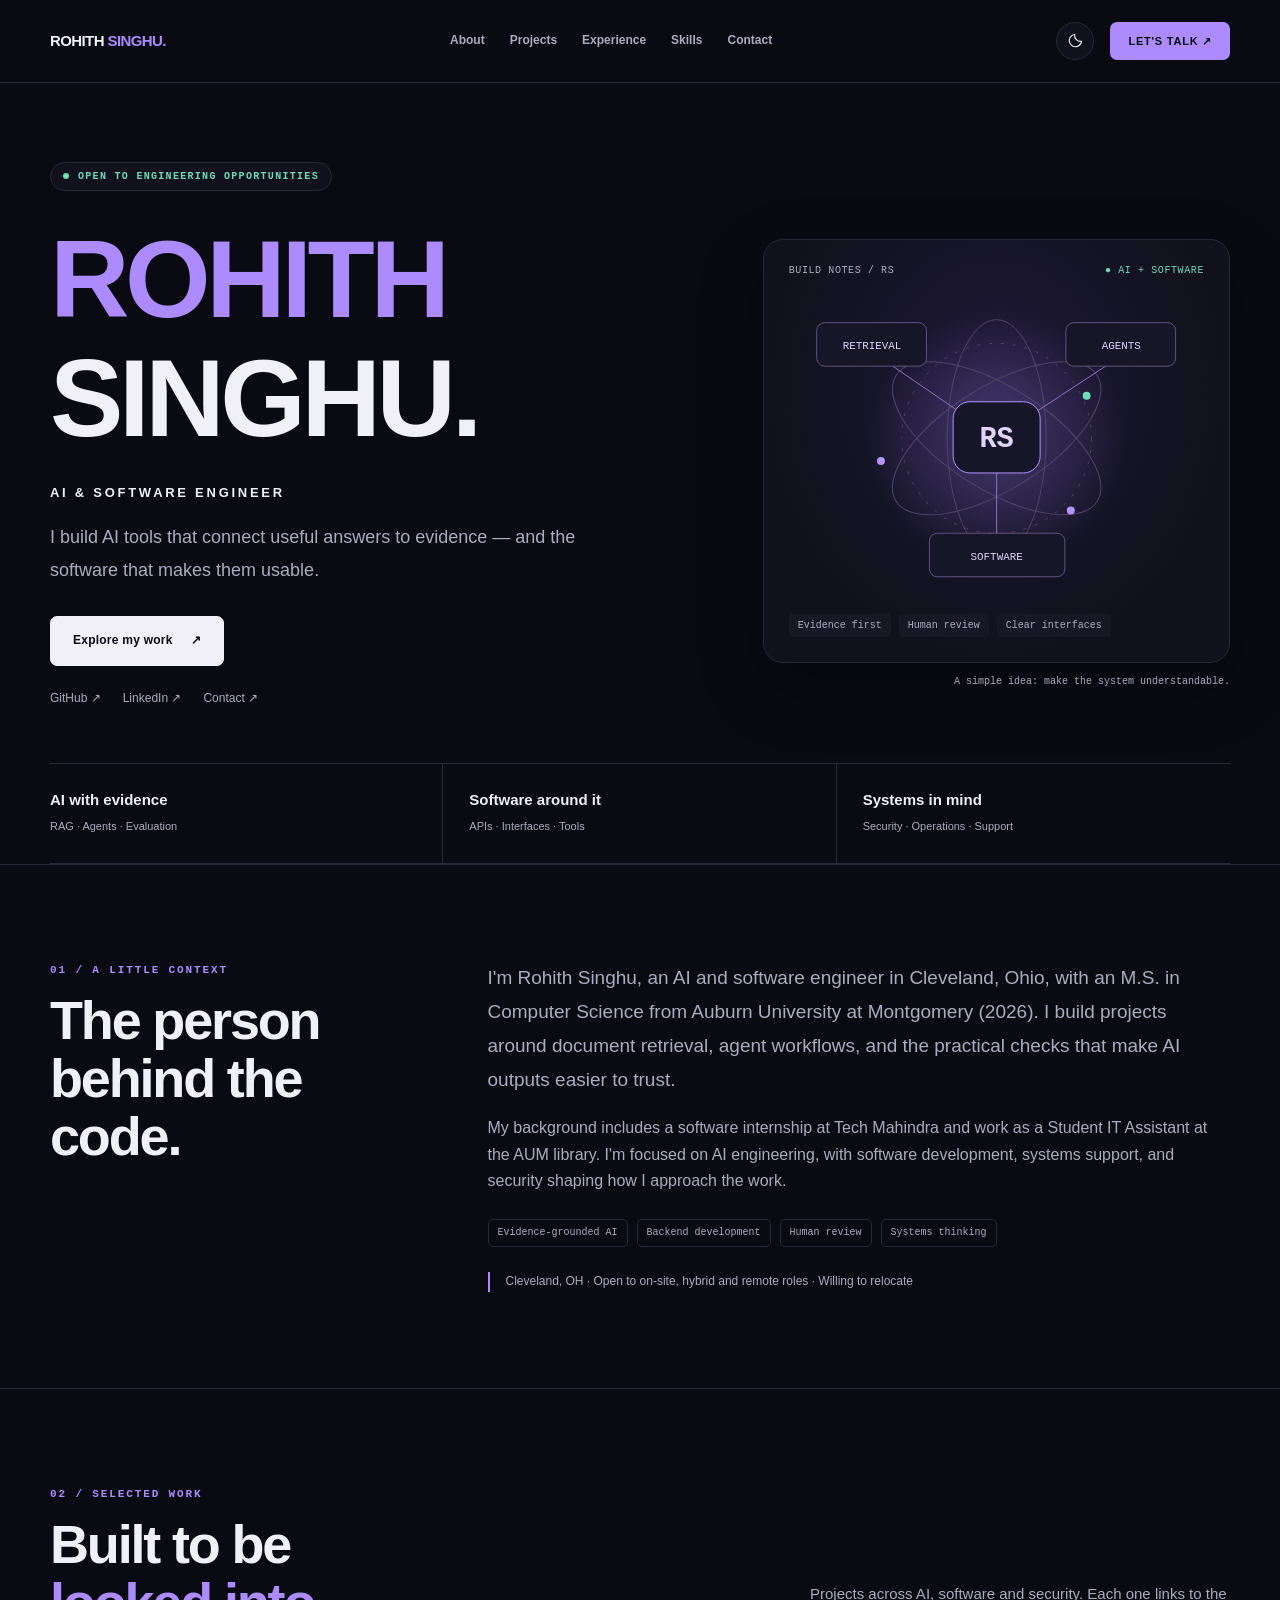
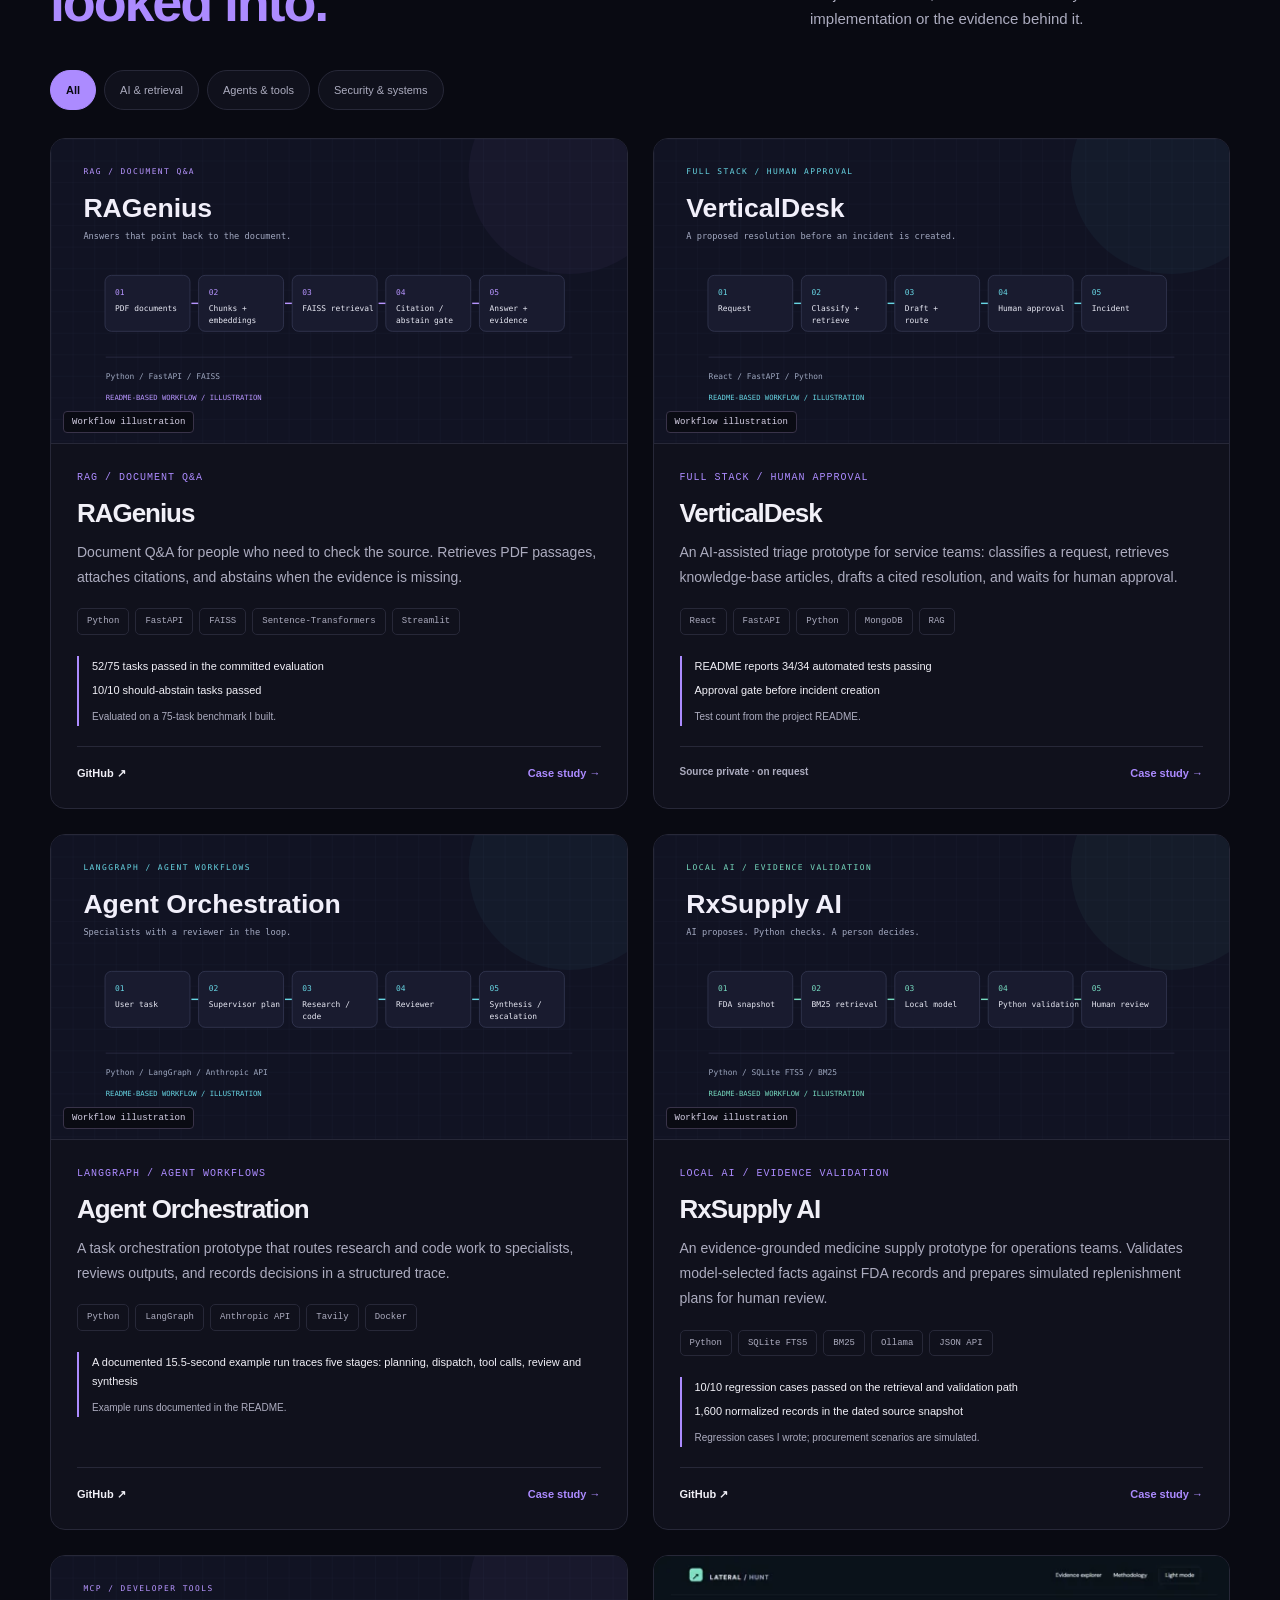
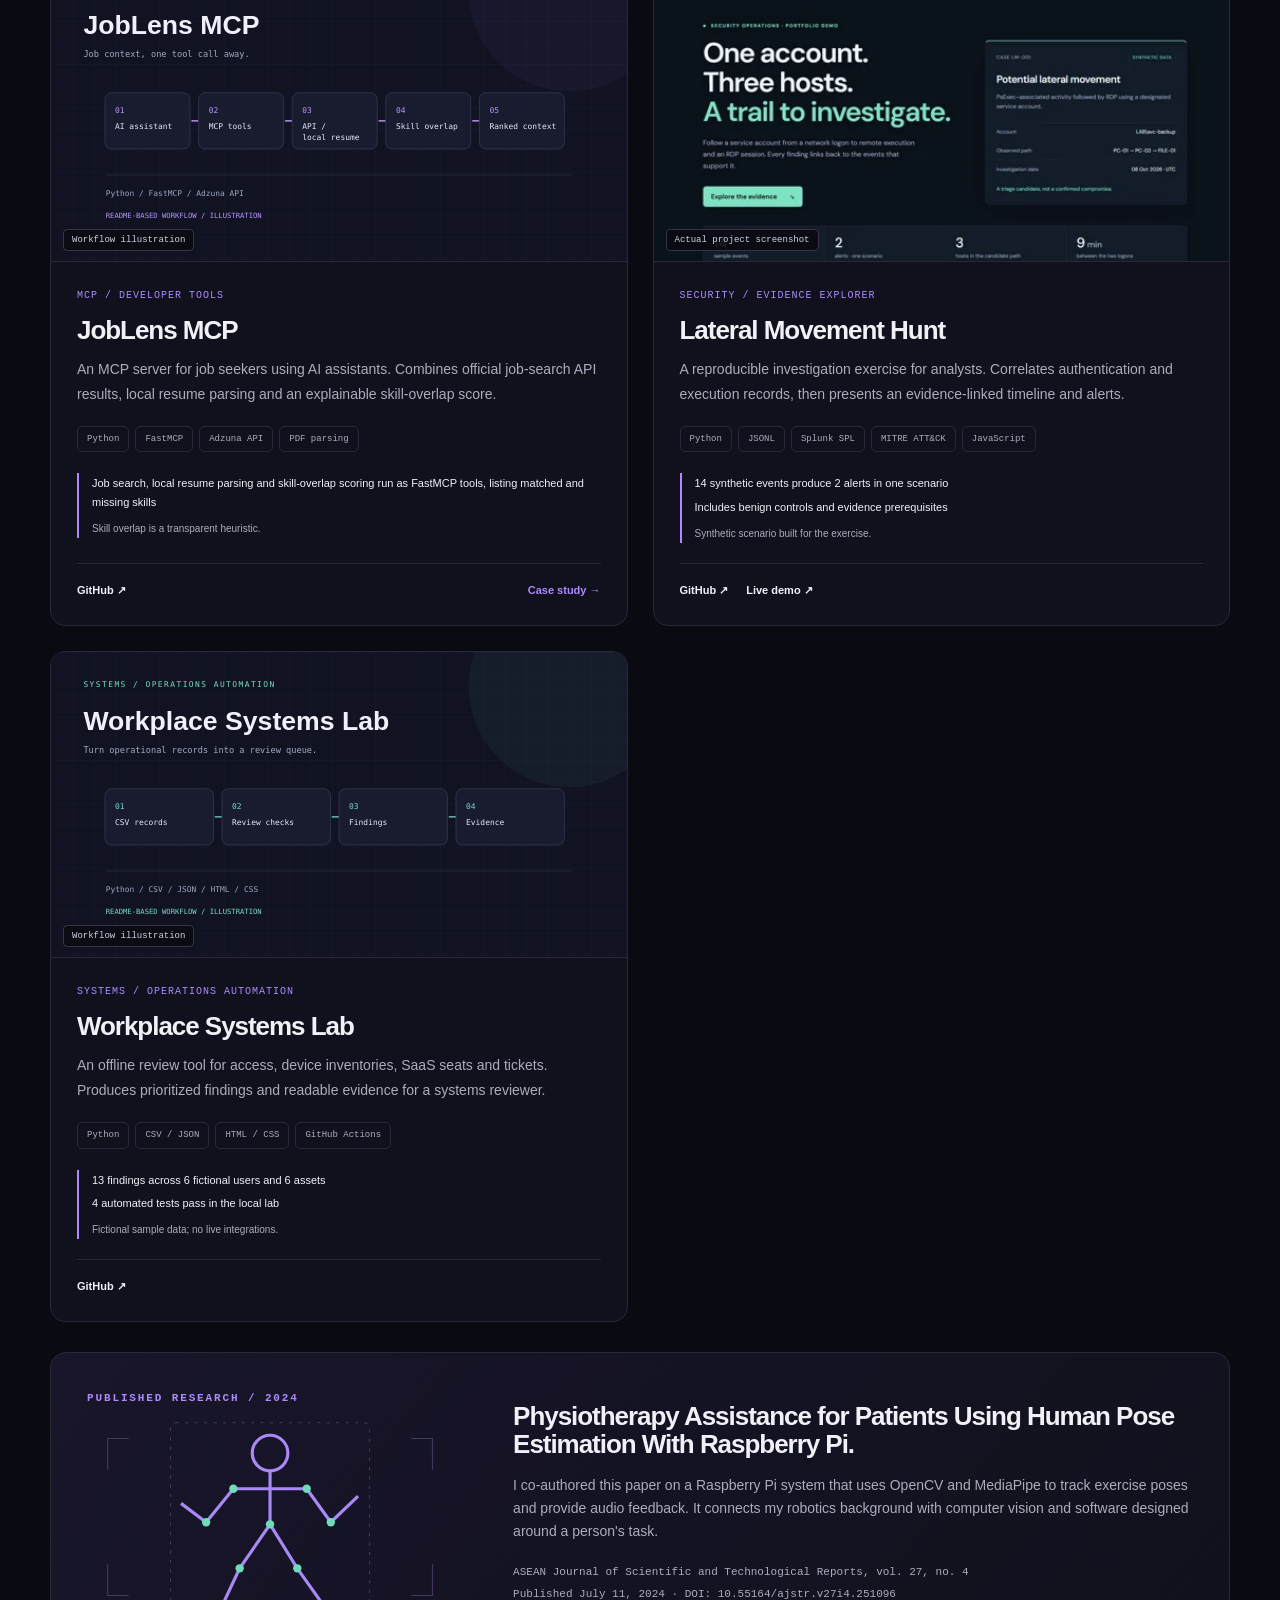
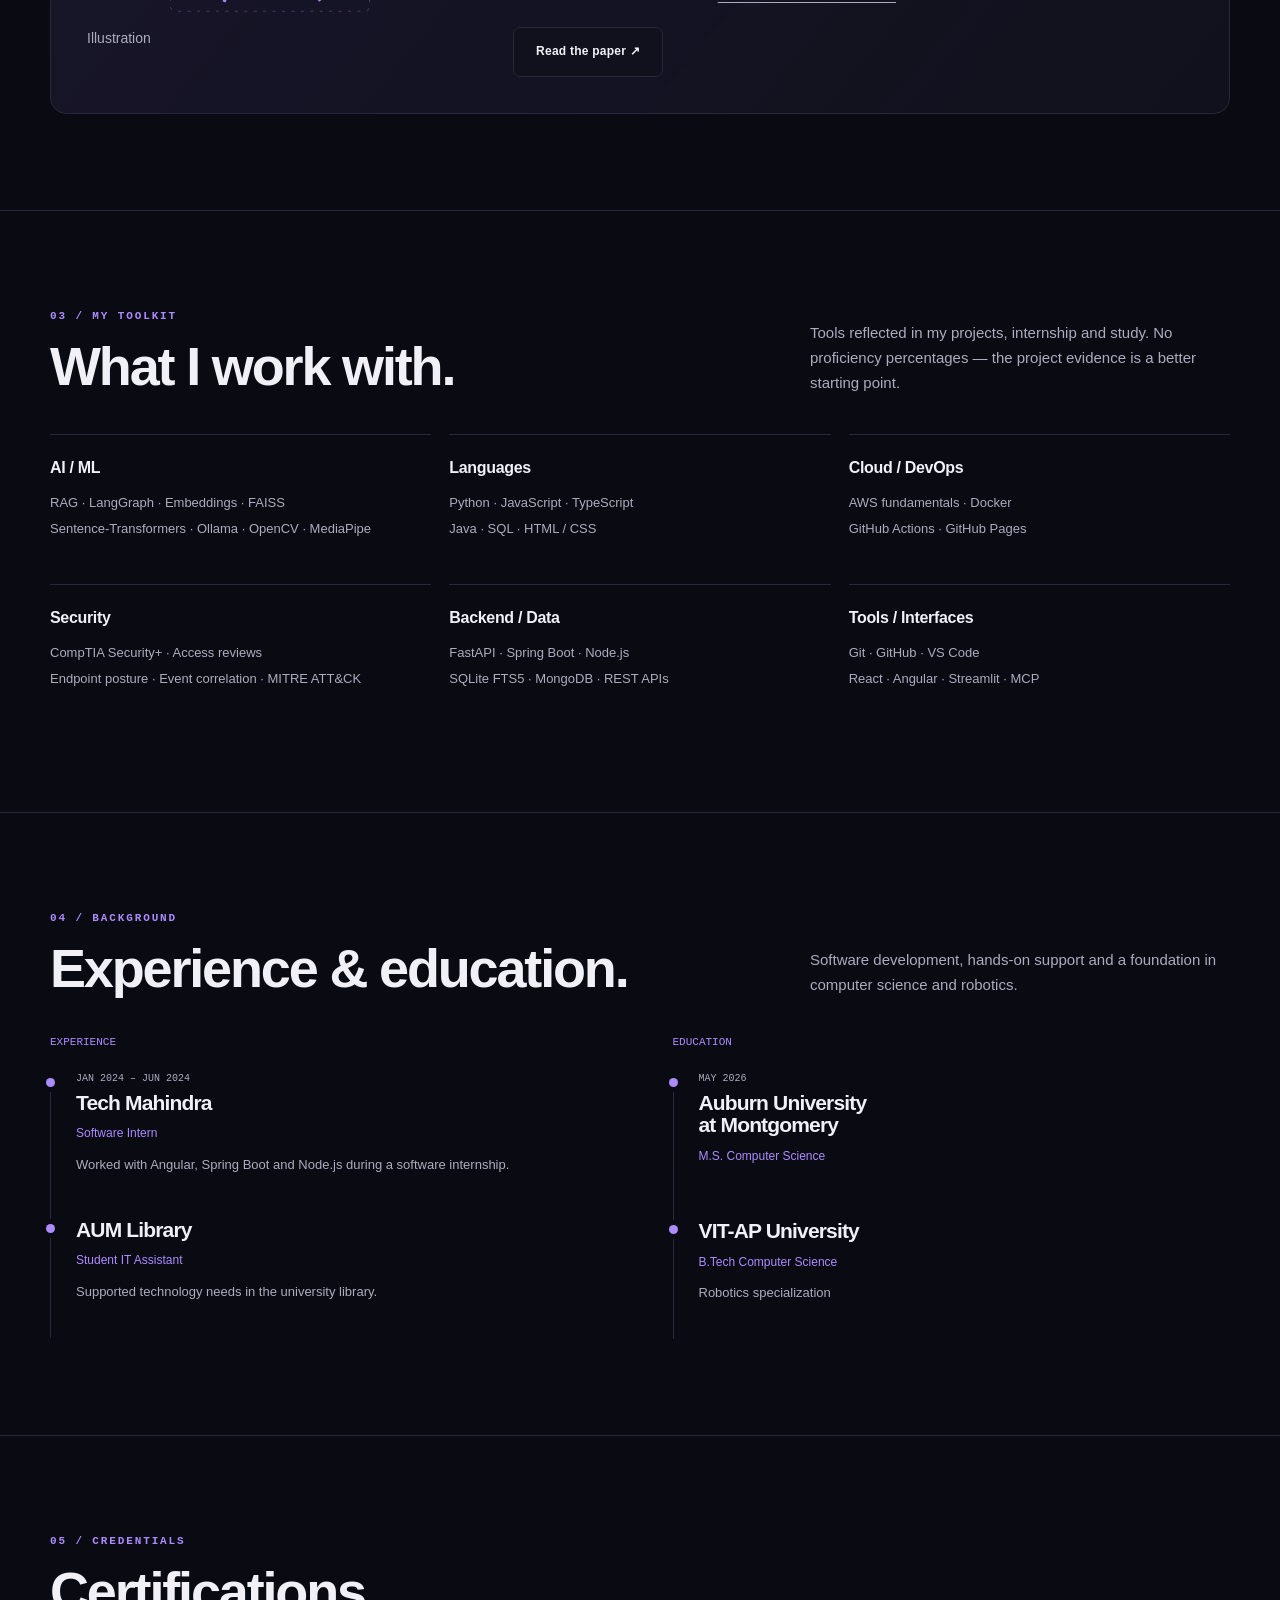
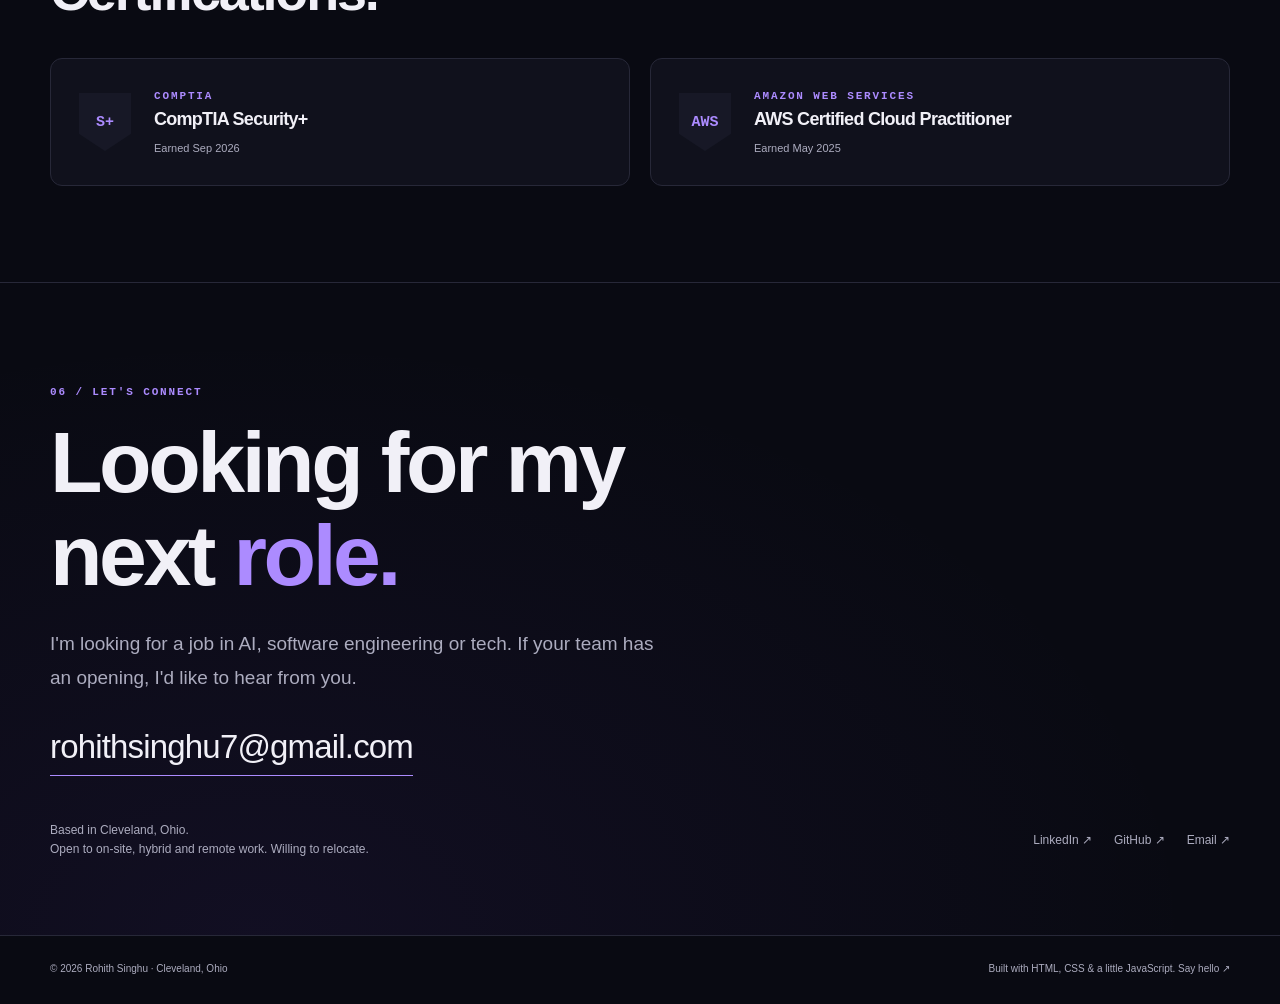
<file: index.html>
<!doctype html>
<html lang="en" data-theme="dark"><head><meta charset="utf-8"><meta name="viewport" content="width=device-width,initial-scale=1">
<title>Rohith Singhu | AI &amp; Software Engineer</title><meta name="description" content="AI and software engineering projects by Rohith Singhu: retrieval, agent workflows, developer tools and security. Based in Cleveland, Ohio."><meta name="theme-color" content="#090a12"><meta name="referrer" content="strict-origin-when-cross-origin">
<link rel="canonical" href="https://rohith-jpg.github.io/"><meta property="og:type" content="website"><meta property="og:title" content="Rohith Singhu | AI &amp; Software Engineer">
<meta property="og:description" content="AI and software engineering projects by Rohith Singhu: retrieval, agent workflows, developer tools and security. Based in Cleveland, Ohio."><meta property="og:url" content="https://rohith-jpg.github.io/">
<meta property="og:image" content="https://rohith-jpg.github.io/assets/og-image.png"><meta property="og:image:width" content="1200"><meta property="og:image:height" content="630"><meta property="og:image:alt" content="Rohith Singhu — AI and Software Engineer">
<meta name="twitter:card" content="summary_large_image"><meta name="twitter:title" content="Rohith Singhu | AI &amp; Software Engineer"><meta name="twitter:description" content="AI and software engineering projects by Rohith Singhu: retrieval, agent workflows, developer tools and security. Based in Cleveland, Ohio."><meta name="twitter:image" content="https://rohith-jpg.github.io/assets/og-image.png">
<link rel="icon" href="assets/favicon.svg" type="image/svg+xml"><link rel="stylesheet" href="assets/style.css">
<script>try{const t=localStorage.getItem('theme');if(t==='light'||t==='dark')document.documentElement.dataset.theme=t;}catch(e){}</script>
<script type="application/ld+json">{"@context": "https://schema.org", "@graph": [{"@type": "WebSite", "@id": "https://rohith-jpg.github.io/#website", "url": "https://rohith-jpg.github.io/", "name": "Rohith Singhu", "publisher": {"@id": "https://rohith-jpg.github.io/#person"}}, {"@type": "ProfilePage", "@id": "https://rohith-jpg.github.io/#profile", "url": "https://rohith-jpg.github.io/", "isPartOf": {"@id": "https://rohith-jpg.github.io/#website"}, "mainEntity": {"@id": "https://rohith-jpg.github.io/#person"}, "dateModified": "2026-11-06"}, {"@type": "Person", "@id": "https://rohith-jpg.github.io/#person", "name": "Rohith Singhu", "jobTitle": "AI & Software Engineer", "description": "AI and software engineer building AI tools that connect answers to evidence: retrieval-augmented generation, agent workflows and human-review checks.", "url": "https://rohith-jpg.github.io/", "email": "rohithsinghu7@gmail.com", "image": "https://rohith-jpg.github.io/assets/og-image.png", "address": {"@type": "PostalAddress", "addressLocality": "Cleveland", "addressRegion": "OH", "addressCountry": "US"}, "knowsAbout": ["Retrieval-augmented generation", "AI agents", "LangGraph", "Model Context Protocol", "Python", "FastAPI", "Security operations"], "sameAs": ["https://github.com/rohith-jpg", "https://www.linkedin.com/in/rohithsinghu/"], "alumniOf": [{"@type": "CollegeOrUniversity", "name": "Auburn University at Montgomery"}, {"@type": "CollegeOrUniversity", "name": "VIT-AP University"}], "hasCredential": [{"@type": "EducationalOccupationalCredential", "name": "CompTIA Security+", "credentialCategory": "certification", "recognizedBy": {"@type": "Organization", "name": "CompTIA"}, "dateCreated": "2026-09"}, {"@type": "EducationalOccupationalCredential", "name": "AWS Certified Cloud Practitioner", "credentialCategory": "certification", "recognizedBy": {"@type": "Organization", "name": "Amazon Web Services"}, "dateCreated": "2025-05"}]}, {"@type": "ScholarlyArticle", "@id": "https://doi.org/10.55164/ajstr.v27i4.251096", "headline": "Physiotherapy Assistance for Patients Using Human Pose Estimation With Raspberry Pi", "name": "Physiotherapy Assistance for Patients Using Human Pose Estimation With Raspberry Pi", "datePublished": "2024-07-11", "url": "https://ph02.tci-thaijo.org/index.php/tsujournal/article/view/251096", "sameAs": "https://doi.org/10.55164/ajstr.v27i4.251096", "license": "https://creativecommons.org/licenses/by-nc-nd/4.0/", "identifier": {"@type": "PropertyValue", "propertyID": "DOI", "value": "10.55164/ajstr.v27i4.251096"}, "publisher": {"@type": "Organization", "name": "Thaksin University"}, "isPartOf": {"@type": "PublicationIssue", "issueNumber": "4", "isPartOf": {"@type": "PublicationVolume", "volumeNumber": "27", "isPartOf": {"@type": "Periodical", "name": "ASEAN Journal of Scientific and Technological Reports"}}}, "author": [{"@type": "Person", "name": "Khasim Vali Dudekula"}, {"@type": "Person", "name": "Maruthi Venkata Chalapathi Mukkoti"}, {"@type": "Person", "name": "Venkata Pavan Kumar Yellapragada"}, {"@type": "Person", "name": "Purna Prakash Kasaraneni"}, {"@type": "Person", "name": "Pradeep Reddy Challa"}, {"@type": "Person", "name": "Dhiren Gangishetty"}, {"@type": "Person", "name": "Manaswita Solanki"}, {"@id": "https://rohith-jpg.github.io/#person"}]}]}</script><script src="assets/site.js" defer></script>
</head><body><a class="skip" href="#main">Skip to content</a>
<header class="site-header"><div class="container header-inner"><a class="wordmark" href="./" aria-label="Rohith Singhu home">ROHITH<span> SINGHU</span><span aria-hidden="true">.</span></a>
<nav class="nav" id="main-nav" aria-label="Main navigation"><a href="#about">About</a><a href="#projects">Projects</a><a href="#experience">Experience</a><a href="#skills">Skills</a><a href="#contact">Contact</a></nav><div class="header-actions"><button class="theme-toggle" type="button" aria-label="Switch to light mode" aria-pressed="false"><svg aria-hidden="true" viewBox="0 0 24 24" fill="none" stroke="currentColor" stroke-width="1.6"><path d="M20.5 13.2A8.6 8.6 0 0 1 10.8 3.5 8.7 8.7 0 1 0 20.5 13.2Z"/></svg></button><button class="menu-toggle" type="button" aria-expanded="false" aria-controls="main-nav">Menu</button><a class="mini-cta" href="#contact">LET'S TALK ↗</a></div></div></header>
<main id="main"><section class="hero container" aria-labelledby="hero-heading"><div class="availability">OPEN TO ENGINEERING OPPORTUNITIES</div><div class="hero-grid"><div><h1 id="hero-heading"><span>ROHITH</span>SINGHU.</h1><p class="hero-title">AI &amp; Software Engineer</p><p class="hero-copy">I build AI tools that connect useful answers to evidence — and the software that makes them usable.</p><div class="actions"><a class="button primary" href="#projects">Explore my work <span aria-hidden="true">↗</span></a></div><div class="socials"><a href="https://github.com/rohith-jpg" target="_blank" rel="noopener noreferrer" >GitHub ↗<span class="visually-hidden"> (opens in new tab)</span></a><a href="https://www.linkedin.com/in/rohithsinghu/" target="_blank" rel="noopener noreferrer" >LinkedIn ↗<span class="visually-hidden"> (opens in new tab)</span></a><a href="#contact">Contact ↗</a></div></div><div class="hero-art"><div class="system-map"><div class="map-top"><span>BUILD NOTES / RS</span><span>● AI + SOFTWARE</span></div>
<svg viewBox="0 0 420 310" role="img" aria-labelledby="system-title"><title id="system-title">Connecting retrieval, agents and software into a system people can inspect</title><defs><radialGradient id="orb"><stop stop-color="#a786ff" stop-opacity=".3"/><stop offset="1" stop-color="#a786ff" stop-opacity="0"/></radialGradient></defs>
<circle cx="210" cy="148" r="130" fill="url(#orb)"/><g stroke="#514469" fill="none"><ellipse cx="210" cy="148" rx="120" ry="52" transform="rotate(-32 210 148)"/><ellipse cx="210" cy="148" rx="120" ry="52" transform="rotate(32 210 148)"/><ellipse cx="210" cy="148" rx="50" ry="120"/><circle cx="210" cy="148" r="96" stroke-dasharray="3 9"/></g>
<g stroke="#8e72c3" fill="none"><path d="M83 60 178 125M337 64 244 125M210 182V245"/></g><g fill="#171628" stroke="#64517f"><rect x="28" y="31" width="111" height="44" rx="8"/><rect x="280" y="31" width="111" height="44" rx="8"/><rect x="142" y="244" width="137" height="44" rx="8"/><rect x="166" y="111" width="88" height="72" rx="17" stroke="#b495ff"/></g>
<g fill="#dfd4fa" font-family="Consolas,monospace" text-anchor="middle" font-size="11"><text x="84" y="58">RETRIEVAL</text><text x="336" y="58">AGENTS</text><text x="210" y="271">SOFTWARE</text><text x="210" y="157" font-size="29" font-weight="700">RS</text></g><g fill="#b495ff"><circle cx="93" cy="171" r="4"/><circle cx="285" cy="221" r="4"/></g><circle cx="301" cy="105" r="4" fill="#70dbba"/></svg>
<div class="map-bottom"><span>Evidence first</span><span>Human review</span><span>Clear interfaces</span></div></div><p class="art-note">A simple idea: make the system understandable.</p></div></div><div class="hero-strip"><div><b>AI with evidence</b><span>RAG · Agents · Evaluation</span></div><div><b>Software around it</b><span>APIs · Interfaces · Tools</span></div><div><b>Systems in mind</b><span>Security · Operations · Support</span></div></div></section>
<section id="about" class="section"><div class="container about-grid"><div><div class="eyebrow">01 / A little context</div><h2>The person<br>behind the code.</h2></div><div class="about-copy"><p class="lead">I'm Rohith Singhu, an AI and software engineer in Cleveland, Ohio, with an M.S. in Computer Science from Auburn University at Montgomery (2026). I build projects around document retrieval, agent workflows, and the practical checks that make AI outputs easier to trust.</p><p>My background includes a software internship at Tech Mahindra and work as a Student IT Assistant at the AUM library. I'm focused on AI engineering, with software development, systems support, and security shaping how I approach the work.</p><div class="focus-list"><span class="tag">Evidence-grounded AI</span><span class="tag">Backend development</span><span class="tag">Human review</span><span class="tag">Systems thinking</span></div><p class="location">Cleveland, OH · Open to on-site, hybrid and remote roles · Willing to relocate</p></div></div></section>
<section id="projects" class="section"><div class="container"><div class="section-heading"><div><div class="eyebrow">02 / Selected work</div><h2>Built to be<br><span class="accent">looked into.</span></h2></div><p>Projects across AI, software and security. Each one links to the implementation or the evidence behind it.</p></div><div class="filters" role="group" aria-label="Filter projects" hidden><button class="filter" data-filter="All" aria-pressed="true">All</button><button class="filter" data-filter="AI &amp; retrieval" aria-pressed="false">AI &amp; retrieval</button><button class="filter" data-filter="Agents &amp; tools" aria-pressed="false">Agents &amp; tools</button><button class="filter" data-filter="Security &amp; systems" aria-pressed="false">Security &amp; systems</button></div><p id="filter-status" class="visually-hidden" aria-live="polite"></p><div class="projects-grid"><article class="project" data-category="AI &amp; retrieval"><div class="project-media"><img src="assets/ragenius.svg" width="800" height="425" alt="RAGenius workflow illustration, not an application screenshot" loading="lazy" decoding="async"><span class="media-label">Workflow illustration</span></div><div class="project-body"><div class="project-type">RAG / DOCUMENT Q&amp;A</div><h3><a href="projects/ragenius.html">RAGenius</a></h3><p>Document Q&amp;A for people who need to check the source. Retrieves PDF passages, attaches citations, and abstains when the evidence is missing.</p><div class="tags"><span class="tag">Python</span><span class="tag">FastAPI</span><span class="tag">FAISS</span><span class="tag">Sentence-Transformers</span><span class="tag">Streamlit</span></div><div class="result-box"><p>52/75 tasks passed in the committed evaluation</p><p>10/10 should-abstain tasks passed</p><p class="result-note">Evaluated on a 75-task benchmark I built.</p></div><div class="project-links"><a href="https://github.com/rohith-jpg/RAGenius" target="_blank" rel="noopener noreferrer" >GitHub ↗<span class="visually-hidden"> (opens in new tab)</span></a><a class="case-link" href="projects/ragenius.html">Case study →</a></div></div></article><article class="project" data-category="Agents &amp; tools"><div class="project-media"><img src="assets/verticaldesk.svg" width="800" height="425" alt="VerticalDesk workflow illustration, not an application screenshot" loading="lazy" decoding="async"><span class="media-label">Workflow illustration</span></div><div class="project-body"><div class="project-type">FULL STACK / HUMAN APPROVAL</div><h3><a href="projects/verticaldesk.html">VerticalDesk</a></h3><p>An AI-assisted triage prototype for service teams: classifies a request, retrieves knowledge-base articles, drafts a cited resolution, and waits for human approval.</p><div class="tags"><span class="tag">React</span><span class="tag">FastAPI</span><span class="tag">Python</span><span class="tag">MongoDB</span><span class="tag">RAG</span></div><div class="result-box"><p>README reports 34/34 automated tests passing</p><p>Approval gate before incident creation</p><p class="result-note">Test count from the project README.</p></div><div class="project-links"><span class="pending">Source private · on request</span><a class="case-link" href="projects/verticaldesk.html">Case study →</a></div></div></article><article class="project" data-category="Agents &amp; tools"><div class="project-media"><img src="assets/agent-orchestration.svg" width="800" height="425" alt="Agent Orchestration workflow illustration, not an application screenshot" loading="lazy" decoding="async"><span class="media-label">Workflow illustration</span></div><div class="project-body"><div class="project-type">LANGGRAPH / AGENT WORKFLOWS</div><h3><a href="projects/agent-orchestration.html">Agent Orchestration</a></h3><p>A task orchestration prototype that routes research and code work to specialists, reviews outputs, and records decisions in a structured trace.</p><div class="tags"><span class="tag">Python</span><span class="tag">LangGraph</span><span class="tag">Anthropic API</span><span class="tag">Tavily</span><span class="tag">Docker</span></div><div class="result-box"><p>A documented 15.5-second example run traces five stages: planning, dispatch, tool calls, review and synthesis</p><p class="result-note">Example runs documented in the README.</p></div><div class="project-links"><a href="https://github.com/rohith-jpg/agent-orchestration" target="_blank" rel="noopener noreferrer" >GitHub ↗<span class="visually-hidden"> (opens in new tab)</span></a><a class="case-link" href="projects/agent-orchestration.html">Case study →</a></div></div></article><article class="project" data-category="AI &amp; retrieval"><div class="project-media"><img src="assets/rxsupply-ai.svg" width="800" height="425" alt="RxSupply AI workflow illustration, not an application screenshot" loading="lazy" decoding="async"><span class="media-label">Workflow illustration</span></div><div class="project-body"><div class="project-type">LOCAL AI / EVIDENCE VALIDATION</div><h3><a href="projects/rxsupply-ai.html">RxSupply AI</a></h3><p>An evidence-grounded medicine supply prototype for operations teams. Validates model-selected facts against FDA records and prepares simulated replenishment plans for human review.</p><div class="tags"><span class="tag">Python</span><span class="tag">SQLite FTS5</span><span class="tag">BM25</span><span class="tag">Ollama</span><span class="tag">JSON API</span></div><div class="result-box"><p>10/10 regression cases passed on the retrieval and validation path</p><p>1,600 normalized records in the dated source snapshot</p><p class="result-note">Regression cases I wrote; procurement scenarios are simulated.</p></div><div class="project-links"><a href="https://github.com/rohith-jpg/rxsupply-ai" target="_blank" rel="noopener noreferrer" >GitHub ↗<span class="visually-hidden"> (opens in new tab)</span></a><a class="case-link" href="projects/rxsupply-ai.html">Case study →</a></div></div></article><article class="project" data-category="Agents &amp; tools"><div class="project-media"><img src="assets/joblens-mcp.svg" width="800" height="425" alt="JobLens MCP workflow illustration, not an application screenshot" loading="lazy" decoding="async"><span class="media-label">Workflow illustration</span></div><div class="project-body"><div class="project-type">MCP / DEVELOPER TOOLS</div><h3><a href="projects/joblens-mcp.html">JobLens MCP</a></h3><p>An MCP server for job seekers using AI assistants. Combines official job-search API results, local resume parsing and an explainable skill-overlap score.</p><div class="tags"><span class="tag">Python</span><span class="tag">FastMCP</span><span class="tag">Adzuna API</span><span class="tag">PDF parsing</span></div><div class="result-box"><p>Job search, local resume parsing and skill-overlap scoring run as FastMCP tools, listing matched and missing skills</p><p class="result-note">Skill overlap is a transparent heuristic.</p></div><div class="project-links"><a href="https://github.com/rohith-jpg/joblens-mcp" target="_blank" rel="noopener noreferrer" >GitHub ↗<span class="visually-hidden"> (opens in new tab)</span></a><a class="case-link" href="projects/joblens-mcp.html">Case study →</a></div></div></article><article class="project" data-category="Security &amp; systems"><div class="project-media"><img src="assets/lateral-movement-hunt-screen.webp" width="800" height="425" alt="Lateral Movement Hunt evidence explorer showing the synthetic event investigation" loading="lazy" decoding="async"><span class="media-label">Actual project screenshot</span></div><div class="project-body"><div class="project-type">SECURITY / EVIDENCE EXPLORER</div><h3>Lateral Movement Hunt</h3><p>A reproducible investigation exercise for analysts. Correlates authentication and execution records, then presents an evidence-linked timeline and alerts.</p><div class="tags"><span class="tag">Python</span><span class="tag">JSONL</span><span class="tag">Splunk SPL</span><span class="tag">MITRE ATT&amp;CK</span><span class="tag">JavaScript</span></div><div class="result-box"><p>14 synthetic events produce 2 alerts in one scenario</p><p>Includes benign controls and evidence prerequisites</p><p class="result-note">Synthetic scenario built for the exercise.</p></div><div class="project-links"><a href="https://github.com/rohith-jpg/lateral-movement-hunt" target="_blank" rel="noopener noreferrer" >GitHub ↗<span class="visually-hidden"> (opens in new tab)</span></a><a href="https://famous-cobbler-104cfe.netlify.app/" target="_blank" rel="noopener noreferrer" >Live demo ↗<span class="visually-hidden"> (opens in new tab)</span></a></div></div></article><article class="project" data-category="Security &amp; systems"><div class="project-media"><img src="assets/workplace-systems-lab.svg" width="800" height="425" alt="Workplace Systems Lab workflow illustration, not an application screenshot" loading="lazy" decoding="async"><span class="media-label">Workflow illustration</span></div><div class="project-body"><div class="project-type">SYSTEMS / OPERATIONS AUTOMATION</div><h3>Workplace Systems Lab</h3><p>An offline review tool for access, device inventories, SaaS seats and tickets. Produces prioritized findings and readable evidence for a systems reviewer.</p><div class="tags"><span class="tag">Python</span><span class="tag">CSV / JSON</span><span class="tag">HTML / CSS</span><span class="tag">GitHub Actions</span></div><div class="result-box"><p>13 findings across 6 fictional users and 6 assets</p><p>4 automated tests pass in the local lab</p><p class="result-note">Fictional sample data; no live integrations.</p></div><div class="project-links"><a href="https://github.com/rohith-jpg/workplace-systems-lab" target="_blank" rel="noopener noreferrer" >GitHub ↗<span class="visually-hidden"> (opens in new tab)</span></a></div></div></article></div>
<article class="research"><div><div class="eyebrow">Published research / 2024</div><svg class="pose-art" viewBox="0 0 330 210" role="img" aria-label="Illustration of joint tracking in a human pose estimation pipeline"><g fill="none" stroke="#45395f"><path d="M30 30H10V60M300 30H320V60M30 180H10V150M300 180H320V150"/><rect x="70" y="15" width="190" height="180" rx="5" stroke-dasharray="3 6"/></g><g fill="none" stroke="#a989f5" stroke-width="3"><circle cx="165" cy="44" r="17"/><path d="M165 62V112M130 78H200M130 78 104 110 80 92M200 78 223 110 249 85M165 112 136 154 121 186M165 112 191 154 213 185"/></g><g fill="#70dbba"><circle cx="130" cy="78" r="4"/><circle cx="200" cy="78" r="4"/><circle cx="165" cy="112" r="4"/><circle cx="104" cy="110" r="4"/><circle cx="223" cy="110" r="4"/><circle cx="136" cy="154" r="4"/><circle cx="191" cy="154" r="4"/></g></svg><p class="small">Illustration</p></div><div><h3>Physiotherapy Assistance for Patients Using Human Pose Estimation With Raspberry Pi.</h3><p>I co-authored this paper on a Raspberry Pi system that uses OpenCV and MediaPipe to track exercise poses and provide audio feedback. It connects my robotics background with computer vision and software designed around a person's task.</p><div class="research-meta">ASEAN Journal of Scientific and Technological Reports, vol. 27, no. 4<br>Published July 11, 2024 · DOI: <a href="https://doi.org/10.55164/ajstr.v27i4.251096" target="_blank" rel="noopener noreferrer" >10.55164/ajstr.v27i4.251096<span class="visually-hidden"> (opens in new tab)</span></a></div><a href="https://ph02.tci-thaijo.org/index.php/tsujournal/article/view/251096" target="_blank" rel="noopener noreferrer" class="button">Read the paper ↗<span class="visually-hidden"> (opens in new tab)</span></a></div></article></div></section>
<section id="skills" class="section"><div class="container"><div class="section-heading"><div><div class="eyebrow">03 / My toolkit</div><h2>What I work with.</h2></div><p>Tools reflected in my projects, internship and study. No proficiency percentages — the project evidence is a better starting point.</p></div><div class="skills-grid"><div class="skill-group"><h3>AI / ML</h3><p>RAG · LangGraph · Embeddings · FAISS<br>Sentence-Transformers · Ollama · OpenCV · MediaPipe</p></div><div class="skill-group"><h3>Languages</h3><p>Python · JavaScript · TypeScript<br>Java · SQL · HTML / CSS</p></div><div class="skill-group"><h3>Cloud / DevOps</h3><p>AWS fundamentals · Docker<br>GitHub Actions · GitHub Pages</p></div><div class="skill-group"><h3>Security</h3><p>CompTIA Security+ · Access reviews<br>Endpoint posture · Event correlation · MITRE ATT&CK</p></div><div class="skill-group"><h3>Backend / Data</h3><p>FastAPI · Spring Boot · Node.js<br>SQLite FTS5 · MongoDB · REST APIs</p></div><div class="skill-group"><h3>Tools / Interfaces</h3><p>Git · GitHub · VS Code<br>React · Angular · Streamlit · MCP</p></div></div></div></section>
<section id="experience" class="section"><div class="container"><div class="section-heading"><div><div class="eyebrow">04 / Background</div><h2>Experience &amp; education.</h2></div><p>Software development, hands-on support and a foundation in computer science and robotics.</p></div><div class="timeline-grid"><div><div class="timeline-title">EXPERIENCE</div><div class="timeline"><article class="timeline-item"><div class="date">JAN 2024 – JUN 2024</div><h3>Tech Mahindra</h3><p class="role">Software Intern</p><p>Worked with Angular, Spring Boot and Node.js during a software internship.</p></article><article class="timeline-item"><h3>AUM Library</h3><p class="role">Student IT Assistant</p><p>Supported technology needs in the university library.</p></article></div></div><div><div class="timeline-title">EDUCATION</div><div class="timeline"><article class="timeline-item"><div class="date">MAY 2026</div><h3>Auburn University<br>at Montgomery</h3><p class="role">M.S. Computer Science</p></article><article class="timeline-item"><h3>VIT-AP University</h3><p class="role">B.Tech Computer Science</p><p>Robotics specialization</p></article></div></div></div></div></section>
<section id="certifications" class="section"><div class="container"><div class="section-heading"><div><div class="eyebrow">05 / Credentials</div><h2>Certifications.</h2></div></div><div class="cert-grid"><article class="cert"><div class="cert-icon" aria-hidden="true">S+</div><div><div class="eyebrow">CompTIA</div><h3>CompTIA Security+</h3><p>Earned Sep 2026</p></div></article><article class="cert"><div class="cert-icon" aria-hidden="true">AWS</div><div><div class="eyebrow">Amazon Web Services</div><h3>AWS Certified Cloud Practitioner</h3><p>Earned May 2025</p></div></article></div></div></section>
<section id="contact" class="contact"><div class="container"><div class="eyebrow">06 / Let's connect</div><h2>Looking for my<br>next <span class="accent">role.</span></h2><p class="lead">I'm looking for a job in AI, software engineering or tech. If your team has an opening, I'd like to hear from you.</p><a class="email" href="mailto:rohithsinghu7@gmail.com">rohithsinghu7@gmail.com</a><div class="contact-bottom"><p>Based in Cleveland, Ohio.<br>Open to on-site, hybrid and remote work. Willing to relocate.</p><div class="socials"><a href="https://www.linkedin.com/in/rohithsinghu/" target="_blank" rel="noopener noreferrer" >LinkedIn ↗<span class="visually-hidden"> (opens in new tab)</span></a><a href="https://github.com/rohith-jpg" target="_blank" rel="noopener noreferrer" >GitHub ↗<span class="visually-hidden"> (opens in new tab)</span></a><a href="mailto:rohithsinghu7@gmail.com">Email ↗</a></div></div></div></section></main><footer class="site-footer"><div class="container footer-inner"><span>© 2026 Rohith Singhu · Cleveland, Ohio</span><span>Built with HTML, CSS & a little JavaScript. <a href="#contact">Say hello ↗</a></span></div></footer></body></html>
</file>
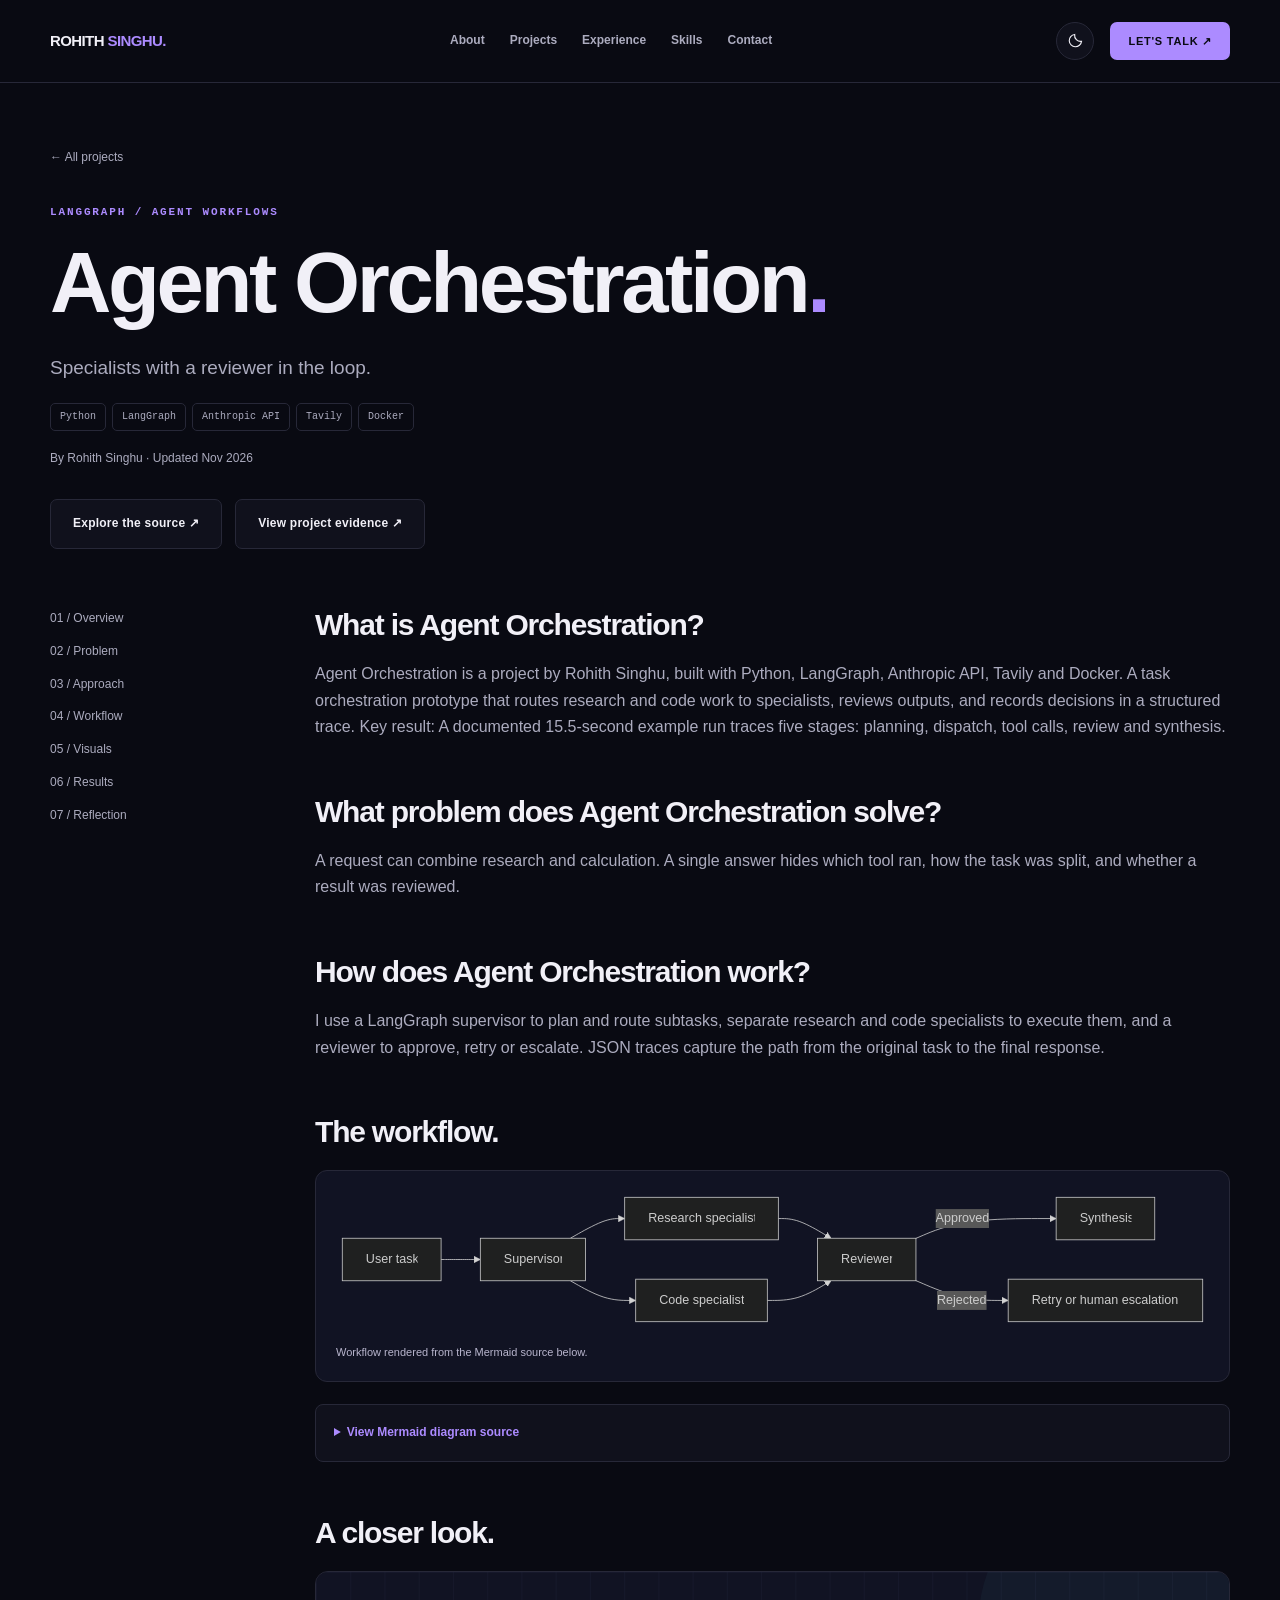
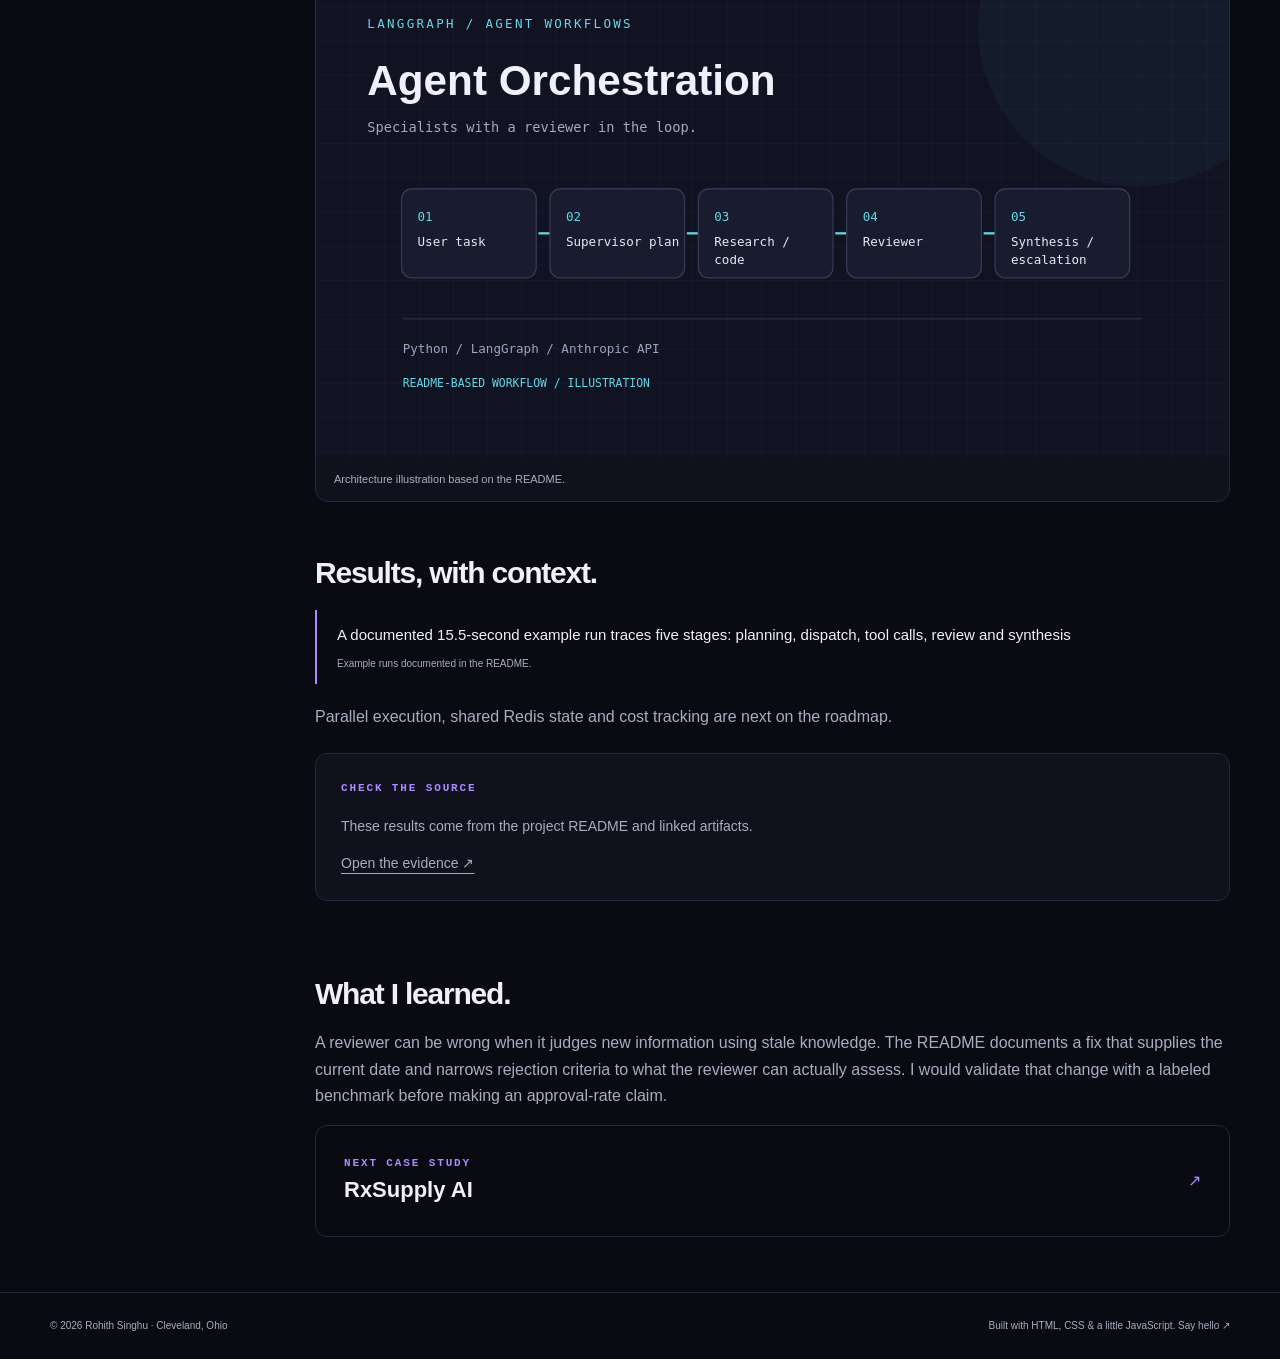
<file: projects/agent-orchestration.html>
<!doctype html>
<html lang="en" data-theme="dark"><head><meta charset="utf-8"><meta name="viewport" content="width=device-width,initial-scale=1">
<title>Agent Orchestration | Rohith Singhu</title><meta name="description" content="A task orchestration prototype that routes research and code work to specialists, reviews outputs, and records decisions in a structured trace."><meta name="theme-color" content="#090a12"><meta name="referrer" content="strict-origin-when-cross-origin">
<link rel="canonical" href="https://rohith-jpg.github.io/projects/agent-orchestration.html"><meta property="og:type" content="article"><meta property="og:title" content="Agent Orchestration | Rohith Singhu">
<meta property="og:description" content="A task orchestration prototype that routes research and code work to specialists, reviews outputs, and records decisions in a structured trace."><meta property="og:url" content="https://rohith-jpg.github.io/projects/agent-orchestration.html">
<meta property="og:image" content="https://rohith-jpg.github.io/assets/og-image.png"><meta property="og:image:width" content="1200"><meta property="og:image:height" content="630"><meta property="og:image:alt" content="Rohith Singhu — AI and Software Engineer">
<meta name="twitter:card" content="summary_large_image"><meta name="twitter:title" content="Agent Orchestration | Rohith Singhu"><meta name="twitter:description" content="A task orchestration prototype that routes research and code work to specialists, reviews outputs, and records decisions in a structured trace."><meta name="twitter:image" content="https://rohith-jpg.github.io/assets/og-image.png">
<link rel="icon" href="../assets/favicon.svg" type="image/svg+xml"><link rel="stylesheet" href="../assets/style.css">
<script>try{const t=localStorage.getItem('theme');if(t==='light'||t==='dark')document.documentElement.dataset.theme=t;}catch(e){}</script>
<script type="application/ld+json">{"@context": "https://schema.org", "@graph": [{"@type": "TechArticle", "@id": "https://rohith-jpg.github.io/projects/agent-orchestration.html#article", "headline": "Agent Orchestration: Specialists with a reviewer in the loop.", "description": "A task orchestration prototype that routes research and code work to specialists, reviews outputs, and records decisions in a structured trace.", "url": "https://rohith-jpg.github.io/projects/agent-orchestration.html", "dateModified": "2026-11-06", "author": {"@id": "https://rohith-jpg.github.io/#person"}, "isPartOf": {"@id": "https://rohith-jpg.github.io/#website"}, "about": {"@id": "https://rohith-jpg.github.io/projects/agent-orchestration.html#code"}}, {"@type": "SoftwareSourceCode", "@id": "https://rohith-jpg.github.io/projects/agent-orchestration.html#code", "name": "Agent Orchestration", "description": "A task orchestration prototype that routes research and code work to specialists, reviews outputs, and records decisions in a structured trace.", "programmingLanguage": "Python", "keywords": "Python, LangGraph, Anthropic API, Tavily, Docker", "author": {"@id": "https://rohith-jpg.github.io/#person"}, "codeRepository": "https://github.com/rohith-jpg/agent-orchestration"}, {"@type": "BreadcrumbList", "itemListElement": [{"@type": "ListItem", "position": 1, "name": "Home", "item": "https://rohith-jpg.github.io/"}, {"@type": "ListItem", "position": 2, "name": "Agent Orchestration", "item": "https://rohith-jpg.github.io/projects/agent-orchestration.html"}]}, {"@type": "Person", "@id": "https://rohith-jpg.github.io/#person", "name": "Rohith Singhu", "url": "https://rohith-jpg.github.io/"}]}</script><script src="../assets/site.js" defer></script>
</head><body><a class="skip" href="#main">Skip to content</a>
<header class="site-header"><div class="container header-inner"><a class="wordmark" href="../" aria-label="Rohith Singhu home">ROHITH<span> SINGHU</span><span aria-hidden="true">.</span></a>
<nav class="nav" id="main-nav" aria-label="Main navigation"><a href="../#about">About</a><a href="../#projects">Projects</a><a href="../#experience">Experience</a><a href="../#skills">Skills</a><a href="../#contact">Contact</a></nav><div class="header-actions"><button class="theme-toggle" type="button" aria-label="Switch to light mode" aria-pressed="false"><svg aria-hidden="true" viewBox="0 0 24 24" fill="none" stroke="currentColor" stroke-width="1.6"><path d="M20.5 13.2A8.6 8.6 0 0 1 10.8 3.5 8.7 8.7 0 1 0 20.5 13.2Z"/></svg></button><button class="menu-toggle" type="button" aria-expanded="false" aria-controls="main-nav">Menu</button><a class="mini-cta" href="../#contact">LET'S TALK ↗</a></div></div></header>
<main id="main"><div class="container"><section class="case-hero"><a class="back" href="../#projects">← All projects</a><div class="eyebrow">LANGGRAPH / AGENT WORKFLOWS</div><h1>Agent Orchestration<span class="accent">.</span></h1><p class="lead">Specialists with a reviewer in the loop.</p><div class="tags"><span class="tag">Python</span><span class="tag">LangGraph</span><span class="tag">Anthropic API</span><span class="tag">Tavily</span><span class="tag">Docker</span></div><p class="small">By Rohith Singhu · Updated <time datetime="2026-11-06">Nov 2026</time></p><div class="actions"><a href="https://github.com/rohith-jpg/agent-orchestration" target="_blank" rel="noopener noreferrer" class="button">Explore the source ↗<span class="visually-hidden"> (opens in new tab)</span></a><a href="https://github.com/rohith-jpg/agent-orchestration#proof-it-works--real-outputs" target="_blank" rel="noopener noreferrer" class="button">View project evidence ↗<span class="visually-hidden"> (opens in new tab)</span></a></div></section><div class="case-layout"><nav class="case-aside" aria-label="Case study sections"><a href="#overview">01 / Overview</a><a href="#problem">02 / Problem</a><a href="#approach">03 / Approach</a><a href="#workflow">04 / Workflow</a><a href="#screenshots">05 / Visuals</a><a href="#results">06 / Results</a><a href="#learning">07 / Reflection</a></nav><div class="case-content"><section id="overview"><h2>What is Agent Orchestration?</h2><p>Agent Orchestration is a project by Rohith Singhu, built with Python, LangGraph, Anthropic API, Tavily and Docker. A task orchestration prototype that routes research and code work to specialists, reviews outputs, and records decisions in a structured trace. Key result: A documented 15.5-second example run traces five stages: planning, dispatch, tool calls, review and synthesis.</p></section><section id="problem"><h2>What problem does Agent Orchestration solve?</h2><p>A request can combine research and calculation. A single answer hides which tool ran, how the task was split, and whether a result was reviewed.</p></section><section id="approach"><h2>How does Agent Orchestration work?</h2><p>I use a LangGraph supervisor to plan and route subtasks, separate research and code specialists to execute them, and a reviewer to approve, retry or escalate. JSON traces capture the path from the original task to the final response.</p></section><section id="workflow"><h2>The workflow.</h2><figure class="mermaid-figure"><img src="../assets/agent-orchestration-flow.svg" alt="User task to Supervisor plan to Research / code to Reviewer to Synthesis / escalation" width="1113" height="174" loading="lazy"><figcaption>Workflow rendered from the Mermaid source below.</figcaption></figure><details><summary>View Mermaid diagram source</summary><pre><code>flowchart LR
  A[User task] --&gt; B[Supervisor]
  B --&gt; C[Research specialist]
  B --&gt; D[Code specialist]
  C --&gt; E[Reviewer]
  D --&gt; E
  E --&gt;|Approved| F[Synthesis]
  E --&gt;|Rejected| G[Retry or human escalation]</code></pre><p class="small">The diagram above is a simplified visual summary. This Mermaid source captures the branching workflow.</p></details></section><section id="screenshots"><h2>A closer look.</h2><figure class="case-capture"><img src="../assets/agent-orchestration.svg" alt="Agent Orchestration workflow illustration" width="800" height="425" loading="lazy"><figcaption>Architecture illustration based on the README.</figcaption></figure></section><section id="results"><h2>Results, with context.</h2><div class="result-box"><p>A documented 15.5-second example run traces five stages: planning, dispatch, tool calls, review and synthesis</p><p class="result-note">Example runs documented in the README.</p></div><p>Parallel execution, shared Redis state and cost tracking are next on the roadmap.</p><div class="evidence-panel"><div class="eyebrow">Check the source</div><p>These results come from the project README and linked artifacts.</p><p style="margin-top:14px"><a href="https://github.com/rohith-jpg/agent-orchestration#proof-it-works--real-outputs" target="_blank" rel="noopener noreferrer" >Open the evidence ↗<span class="visually-hidden"> (opens in new tab)</span></a></p></div></section><section id="learning"><h2>What I learned.</h2><p>A reviewer can be wrong when it judges new information using stale knowledge. The README documents a fix that supplies the current date and narrows rejection criteria to what the reviewer can actually assess. I would validate that change with a labeled benchmark before making an approval-rate claim.</p><a class="next-project" href="rxsupply-ai.html"><div><div class="eyebrow">Next case study</div><strong>RxSupply AI</strong></div><span aria-hidden="true">↗</span></a></section></div></div></div></main><footer class="site-footer"><div class="container footer-inner"><span>© 2026 Rohith Singhu · Cleveland, Ohio</span><span>Built with HTML, CSS & a little JavaScript. <a href="../#contact">Say hello ↗</a></span></div></footer></body></html>
</file>
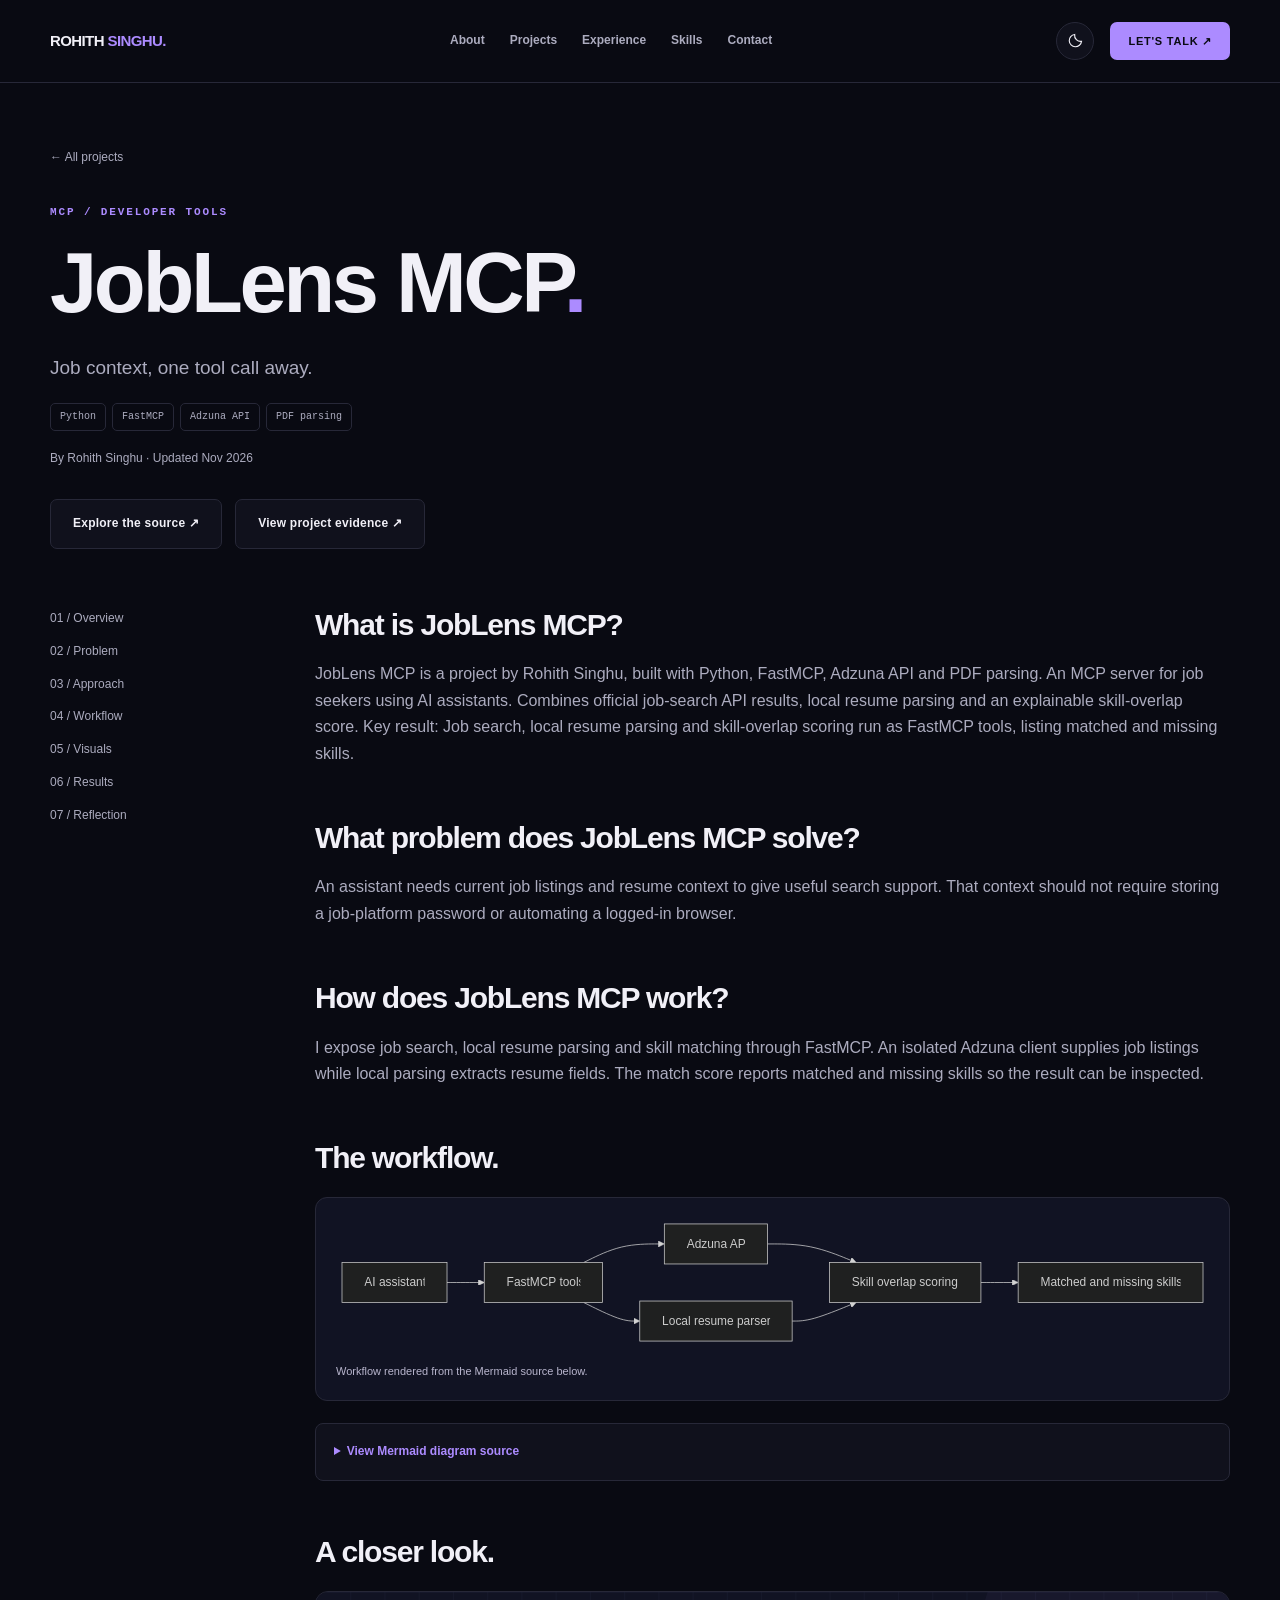
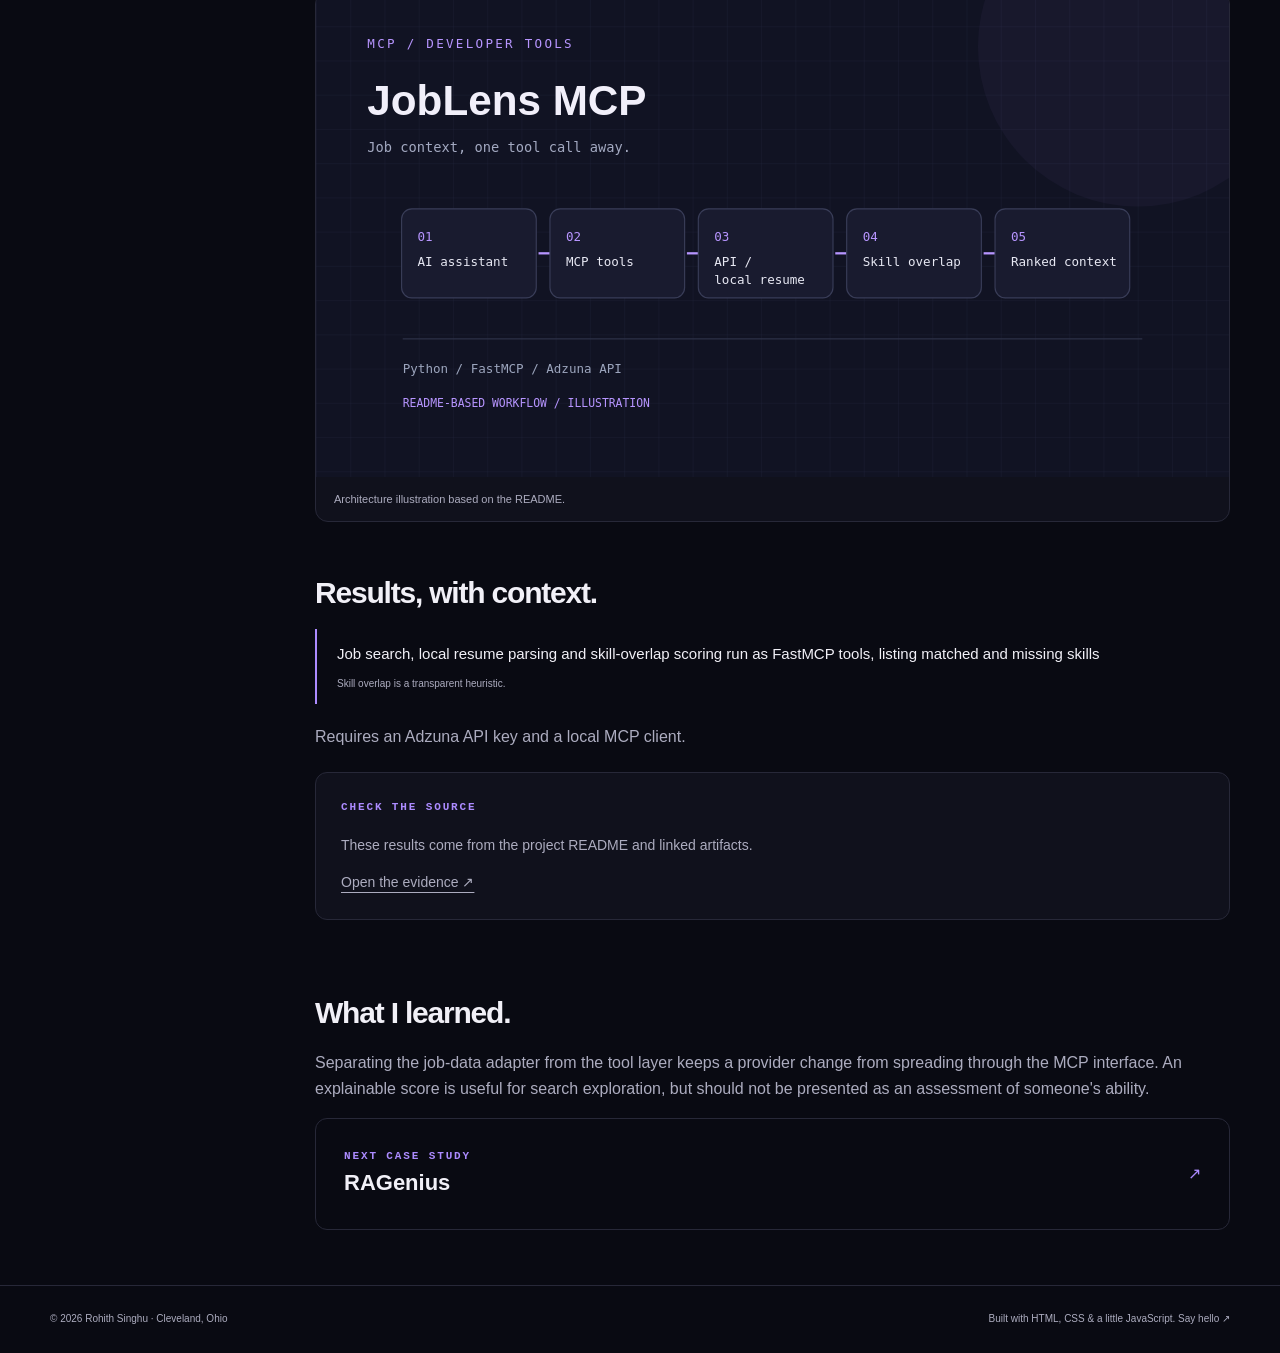
<file: projects/joblens-mcp.html>
<!doctype html>
<html lang="en" data-theme="dark"><head><meta charset="utf-8"><meta name="viewport" content="width=device-width,initial-scale=1">
<title>JobLens MCP | Rohith Singhu</title><meta name="description" content="An MCP server for job seekers using AI assistants. Combines official job-search API results, local resume parsing and an explainable skill-overlap score."><meta name="theme-color" content="#090a12"><meta name="referrer" content="strict-origin-when-cross-origin">
<link rel="canonical" href="https://rohith-jpg.github.io/projects/joblens-mcp.html"><meta property="og:type" content="article"><meta property="og:title" content="JobLens MCP | Rohith Singhu">
<meta property="og:description" content="An MCP server for job seekers using AI assistants. Combines official job-search API results, local resume parsing and an explainable skill-overlap score."><meta property="og:url" content="https://rohith-jpg.github.io/projects/joblens-mcp.html">
<meta property="og:image" content="https://rohith-jpg.github.io/assets/og-image.png"><meta property="og:image:width" content="1200"><meta property="og:image:height" content="630"><meta property="og:image:alt" content="Rohith Singhu — AI and Software Engineer">
<meta name="twitter:card" content="summary_large_image"><meta name="twitter:title" content="JobLens MCP | Rohith Singhu"><meta name="twitter:description" content="An MCP server for job seekers using AI assistants. Combines official job-search API results, local resume parsing and an explainable skill-overlap score."><meta name="twitter:image" content="https://rohith-jpg.github.io/assets/og-image.png">
<link rel="icon" href="../assets/favicon.svg" type="image/svg+xml"><link rel="stylesheet" href="../assets/style.css">
<script>try{const t=localStorage.getItem('theme');if(t==='light'||t==='dark')document.documentElement.dataset.theme=t;}catch(e){}</script>
<script type="application/ld+json">{"@context": "https://schema.org", "@graph": [{"@type": "TechArticle", "@id": "https://rohith-jpg.github.io/projects/joblens-mcp.html#article", "headline": "JobLens MCP: Job context, one tool call away.", "description": "An MCP server for job seekers using AI assistants. Combines official job-search API results, local resume parsing and an explainable skill-overlap score.", "url": "https://rohith-jpg.github.io/projects/joblens-mcp.html", "dateModified": "2026-11-06", "author": {"@id": "https://rohith-jpg.github.io/#person"}, "isPartOf": {"@id": "https://rohith-jpg.github.io/#website"}, "about": {"@id": "https://rohith-jpg.github.io/projects/joblens-mcp.html#code"}}, {"@type": "SoftwareSourceCode", "@id": "https://rohith-jpg.github.io/projects/joblens-mcp.html#code", "name": "JobLens MCP", "description": "An MCP server for job seekers using AI assistants. Combines official job-search API results, local resume parsing and an explainable skill-overlap score.", "programmingLanguage": "Python", "keywords": "Python, FastMCP, Adzuna API, PDF parsing", "author": {"@id": "https://rohith-jpg.github.io/#person"}, "codeRepository": "https://github.com/rohith-jpg/joblens-mcp"}, {"@type": "BreadcrumbList", "itemListElement": [{"@type": "ListItem", "position": 1, "name": "Home", "item": "https://rohith-jpg.github.io/"}, {"@type": "ListItem", "position": 2, "name": "JobLens MCP", "item": "https://rohith-jpg.github.io/projects/joblens-mcp.html"}]}, {"@type": "Person", "@id": "https://rohith-jpg.github.io/#person", "name": "Rohith Singhu", "url": "https://rohith-jpg.github.io/"}]}</script><script src="../assets/site.js" defer></script>
</head><body><a class="skip" href="#main">Skip to content</a>
<header class="site-header"><div class="container header-inner"><a class="wordmark" href="../" aria-label="Rohith Singhu home">ROHITH<span> SINGHU</span><span aria-hidden="true">.</span></a>
<nav class="nav" id="main-nav" aria-label="Main navigation"><a href="../#about">About</a><a href="../#projects">Projects</a><a href="../#experience">Experience</a><a href="../#skills">Skills</a><a href="../#contact">Contact</a></nav><div class="header-actions"><button class="theme-toggle" type="button" aria-label="Switch to light mode" aria-pressed="false"><svg aria-hidden="true" viewBox="0 0 24 24" fill="none" stroke="currentColor" stroke-width="1.6"><path d="M20.5 13.2A8.6 8.6 0 0 1 10.8 3.5 8.7 8.7 0 1 0 20.5 13.2Z"/></svg></button><button class="menu-toggle" type="button" aria-expanded="false" aria-controls="main-nav">Menu</button><a class="mini-cta" href="../#contact">LET'S TALK ↗</a></div></div></header>
<main id="main"><div class="container"><section class="case-hero"><a class="back" href="../#projects">← All projects</a><div class="eyebrow">MCP / DEVELOPER TOOLS</div><h1>JobLens MCP<span class="accent">.</span></h1><p class="lead">Job context, one tool call away.</p><div class="tags"><span class="tag">Python</span><span class="tag">FastMCP</span><span class="tag">Adzuna API</span><span class="tag">PDF parsing</span></div><p class="small">By Rohith Singhu · Updated <time datetime="2026-11-06">Nov 2026</time></p><div class="actions"><a href="https://github.com/rohith-jpg/joblens-mcp" target="_blank" rel="noopener noreferrer" class="button">Explore the source ↗<span class="visually-hidden"> (opens in new tab)</span></a><a href="https://github.com/rohith-jpg/joblens-mcp#features" target="_blank" rel="noopener noreferrer" class="button">View project evidence ↗<span class="visually-hidden"> (opens in new tab)</span></a></div></section><div class="case-layout"><nav class="case-aside" aria-label="Case study sections"><a href="#overview">01 / Overview</a><a href="#problem">02 / Problem</a><a href="#approach">03 / Approach</a><a href="#workflow">04 / Workflow</a><a href="#screenshots">05 / Visuals</a><a href="#results">06 / Results</a><a href="#learning">07 / Reflection</a></nav><div class="case-content"><section id="overview"><h2>What is JobLens MCP?</h2><p>JobLens MCP is a project by Rohith Singhu, built with Python, FastMCP, Adzuna API and PDF parsing. An MCP server for job seekers using AI assistants. Combines official job-search API results, local resume parsing and an explainable skill-overlap score. Key result: Job search, local resume parsing and skill-overlap scoring run as FastMCP tools, listing matched and missing skills.</p></section><section id="problem"><h2>What problem does JobLens MCP solve?</h2><p>An assistant needs current job listings and resume context to give useful search support. That context should not require storing a job-platform password or automating a logged-in browser.</p></section><section id="approach"><h2>How does JobLens MCP work?</h2><p>I expose job search, local resume parsing and skill matching through FastMCP. An isolated Adzuna client supplies job listings while local parsing extracts resume fields. The match score reports matched and missing skills so the result can be inspected.</p></section><section id="workflow"><h2>The workflow.</h2><figure class="mermaid-figure"><img src="../assets/joblens-mcp-flow.svg" alt="AI assistant to MCP tools to API / local resume to Skill overlap to Ranked context" width="1172" height="174" loading="lazy"><figcaption>Workflow rendered from the Mermaid source below.</figcaption></figure><details><summary>View Mermaid diagram source</summary><pre><code>flowchart LR
  A[AI assistant] --&gt; B[FastMCP tools]
  B --&gt; C[Adzuna API]
  B --&gt; D[Local resume parser]
  C --&gt; E[Skill overlap scoring]
  D --&gt; E
  E --&gt; F[Matched and missing skills]</code></pre><p class="small">The diagram above is a simplified visual summary. This Mermaid source captures the branching workflow.</p></details></section><section id="screenshots"><h2>A closer look.</h2><figure class="case-capture"><img src="../assets/joblens-mcp.svg" alt="JobLens MCP workflow illustration" width="800" height="425" loading="lazy"><figcaption>Architecture illustration based on the README.</figcaption></figure></section><section id="results"><h2>Results, with context.</h2><div class="result-box"><p>Job search, local resume parsing and skill-overlap scoring run as FastMCP tools, listing matched and missing skills</p><p class="result-note">Skill overlap is a transparent heuristic.</p></div><p>Requires an Adzuna API key and a local MCP client.</p><div class="evidence-panel"><div class="eyebrow">Check the source</div><p>These results come from the project README and linked artifacts.</p><p style="margin-top:14px"><a href="https://github.com/rohith-jpg/joblens-mcp#features" target="_blank" rel="noopener noreferrer" >Open the evidence ↗<span class="visually-hidden"> (opens in new tab)</span></a></p></div></section><section id="learning"><h2>What I learned.</h2><p>Separating the job-data adapter from the tool layer keeps a provider change from spreading through the MCP interface. An explainable score is useful for search exploration, but should not be presented as an assessment of someone&#x27;s ability.</p><a class="next-project" href="ragenius.html"><div><div class="eyebrow">Next case study</div><strong>RAGenius</strong></div><span aria-hidden="true">↗</span></a></section></div></div></div></main><footer class="site-footer"><div class="container footer-inner"><span>© 2026 Rohith Singhu · Cleveland, Ohio</span><span>Built with HTML, CSS & a little JavaScript. <a href="../#contact">Say hello ↗</a></span></div></footer></body></html>
</file>
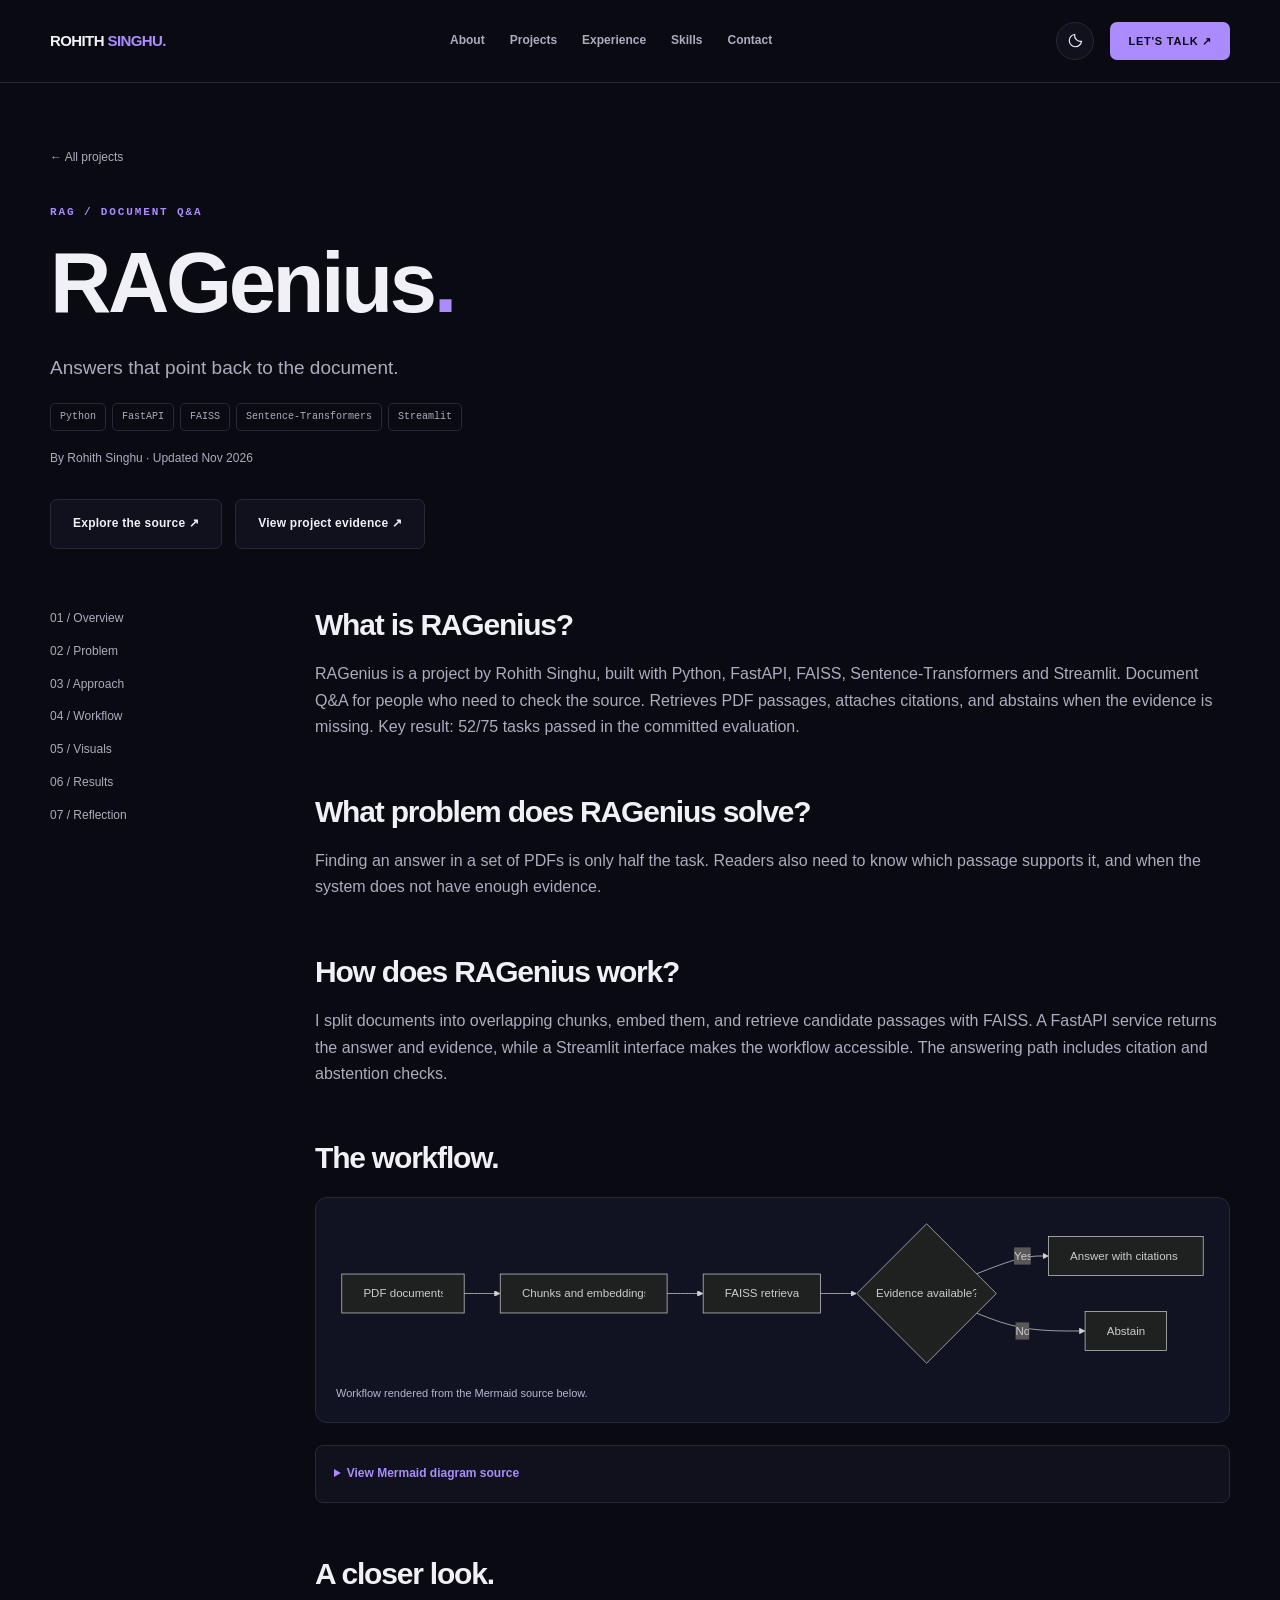
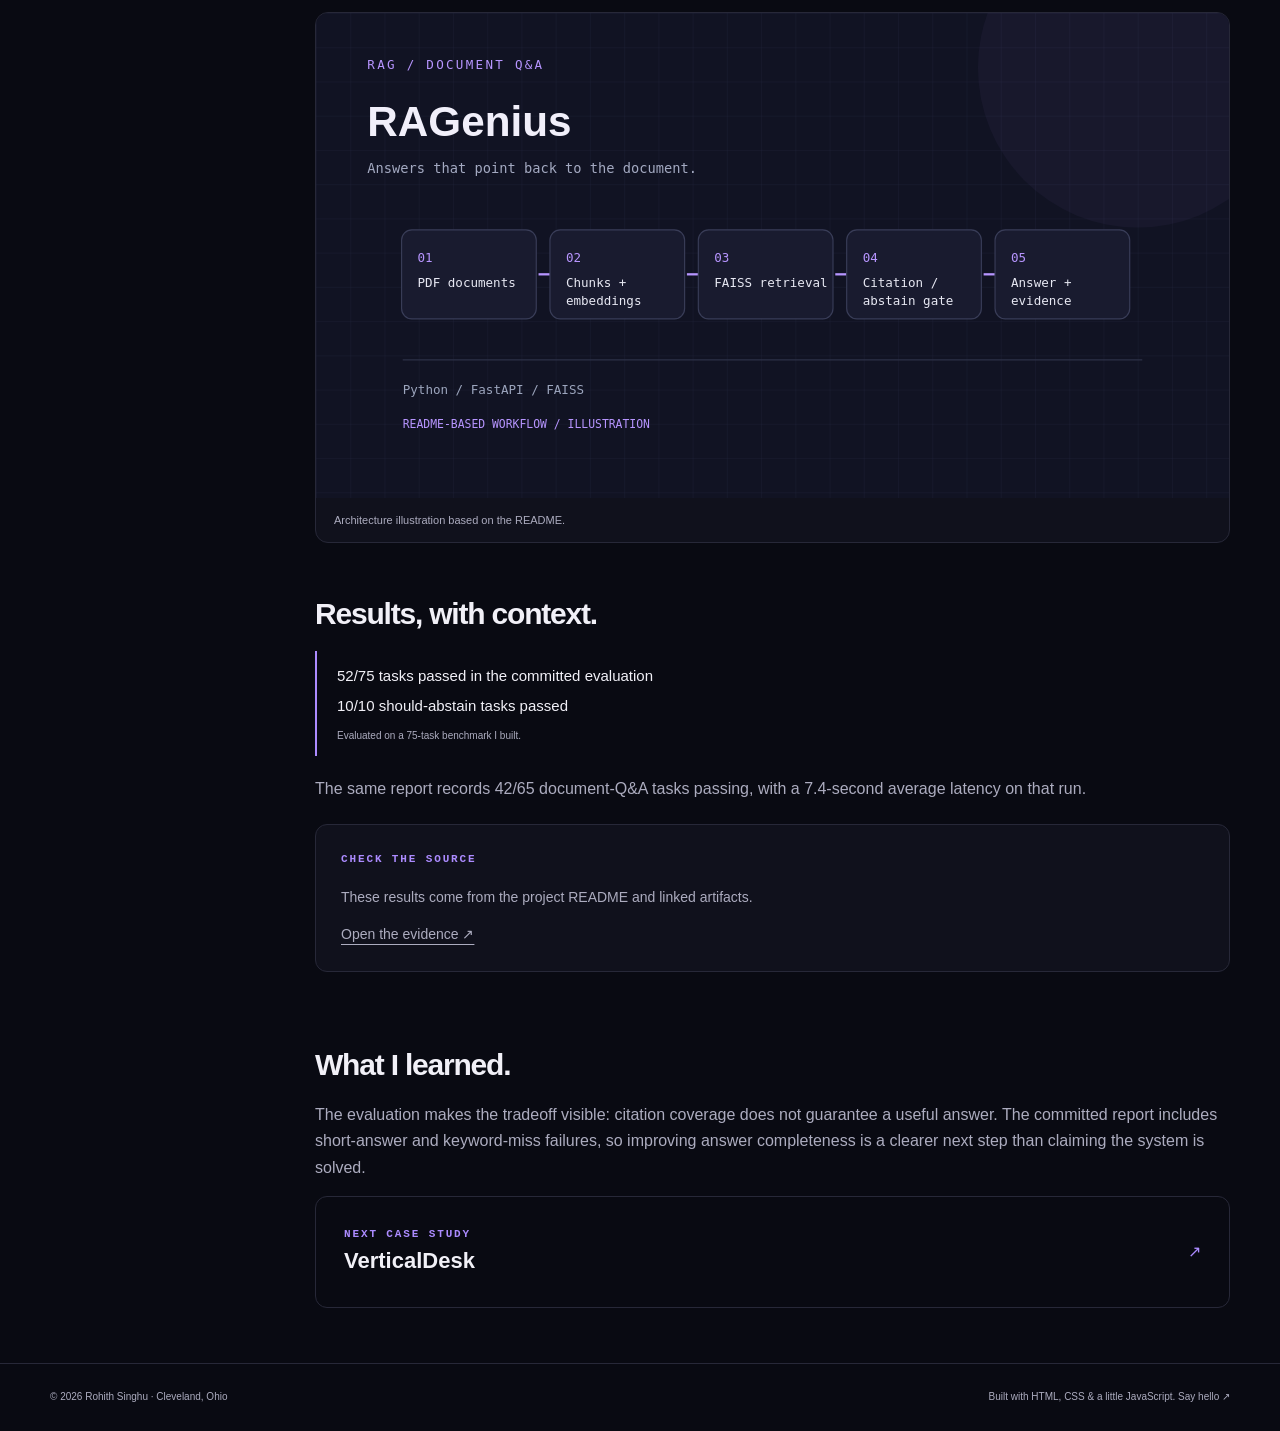
<file: projects/ragenius.html>
<!doctype html>
<html lang="en" data-theme="dark"><head><meta charset="utf-8"><meta name="viewport" content="width=device-width,initial-scale=1">
<title>RAGenius | Rohith Singhu</title><meta name="description" content="Document Q&amp;A for people who need to check the source. Retrieves PDF passages, attaches citations, and abstains when the evidence is missing."><meta name="theme-color" content="#090a12"><meta name="referrer" content="strict-origin-when-cross-origin">
<link rel="canonical" href="https://rohith-jpg.github.io/projects/ragenius.html"><meta property="og:type" content="article"><meta property="og:title" content="RAGenius | Rohith Singhu">
<meta property="og:description" content="Document Q&amp;A for people who need to check the source. Retrieves PDF passages, attaches citations, and abstains when the evidence is missing."><meta property="og:url" content="https://rohith-jpg.github.io/projects/ragenius.html">
<meta property="og:image" content="https://rohith-jpg.github.io/assets/og-image.png"><meta property="og:image:width" content="1200"><meta property="og:image:height" content="630"><meta property="og:image:alt" content="Rohith Singhu — AI and Software Engineer">
<meta name="twitter:card" content="summary_large_image"><meta name="twitter:title" content="RAGenius | Rohith Singhu"><meta name="twitter:description" content="Document Q&amp;A for people who need to check the source. Retrieves PDF passages, attaches citations, and abstains when the evidence is missing."><meta name="twitter:image" content="https://rohith-jpg.github.io/assets/og-image.png">
<link rel="icon" href="../assets/favicon.svg" type="image/svg+xml"><link rel="stylesheet" href="../assets/style.css">
<script>try{const t=localStorage.getItem('theme');if(t==='light'||t==='dark')document.documentElement.dataset.theme=t;}catch(e){}</script>
<script type="application/ld+json">{"@context": "https://schema.org", "@graph": [{"@type": "TechArticle", "@id": "https://rohith-jpg.github.io/projects/ragenius.html#article", "headline": "RAGenius: Answers that point back to the document.", "description": "Document Q&A for people who need to check the source. Retrieves PDF passages, attaches citations, and abstains when the evidence is missing.", "url": "https://rohith-jpg.github.io/projects/ragenius.html", "dateModified": "2026-11-06", "author": {"@id": "https://rohith-jpg.github.io/#person"}, "isPartOf": {"@id": "https://rohith-jpg.github.io/#website"}, "about": {"@id": "https://rohith-jpg.github.io/projects/ragenius.html#code"}}, {"@type": "SoftwareSourceCode", "@id": "https://rohith-jpg.github.io/projects/ragenius.html#code", "name": "RAGenius", "description": "Document Q&A for people who need to check the source. Retrieves PDF passages, attaches citations, and abstains when the evidence is missing.", "programmingLanguage": "Python", "keywords": "Python, FastAPI, FAISS, Sentence-Transformers, Streamlit", "author": {"@id": "https://rohith-jpg.github.io/#person"}, "codeRepository": "https://github.com/rohith-jpg/RAGenius"}, {"@type": "BreadcrumbList", "itemListElement": [{"@type": "ListItem", "position": 1, "name": "Home", "item": "https://rohith-jpg.github.io/"}, {"@type": "ListItem", "position": 2, "name": "RAGenius", "item": "https://rohith-jpg.github.io/projects/ragenius.html"}]}, {"@type": "Person", "@id": "https://rohith-jpg.github.io/#person", "name": "Rohith Singhu", "url": "https://rohith-jpg.github.io/"}]}</script><script src="../assets/site.js" defer></script>
</head><body><a class="skip" href="#main">Skip to content</a>
<header class="site-header"><div class="container header-inner"><a class="wordmark" href="../" aria-label="Rohith Singhu home">ROHITH<span> SINGHU</span><span aria-hidden="true">.</span></a>
<nav class="nav" id="main-nav" aria-label="Main navigation"><a href="../#about">About</a><a href="../#projects">Projects</a><a href="../#experience">Experience</a><a href="../#skills">Skills</a><a href="../#contact">Contact</a></nav><div class="header-actions"><button class="theme-toggle" type="button" aria-label="Switch to light mode" aria-pressed="false"><svg aria-hidden="true" viewBox="0 0 24 24" fill="none" stroke="currentColor" stroke-width="1.6"><path d="M20.5 13.2A8.6 8.6 0 0 1 10.8 3.5 8.7 8.7 0 1 0 20.5 13.2Z"/></svg></button><button class="menu-toggle" type="button" aria-expanded="false" aria-controls="main-nav">Menu</button><a class="mini-cta" href="../#contact">LET'S TALK ↗</a></div></div></header>
<main id="main"><div class="container"><section class="case-hero"><a class="back" href="../#projects">← All projects</a><div class="eyebrow">RAG / DOCUMENT Q&amp;A</div><h1>RAGenius<span class="accent">.</span></h1><p class="lead">Answers that point back to the document.</p><div class="tags"><span class="tag">Python</span><span class="tag">FastAPI</span><span class="tag">FAISS</span><span class="tag">Sentence-Transformers</span><span class="tag">Streamlit</span></div><p class="small">By Rohith Singhu · Updated <time datetime="2026-11-06">Nov 2026</time></p><div class="actions"><a href="https://github.com/rohith-jpg/RAGenius" target="_blank" rel="noopener noreferrer" class="button">Explore the source ↗<span class="visually-hidden"> (opens in new tab)</span></a><a href="https://github.com/rohith-jpg/RAGenius/blob/main/eval/report_v4.md" target="_blank" rel="noopener noreferrer" class="button">View project evidence ↗<span class="visually-hidden"> (opens in new tab)</span></a></div></section><div class="case-layout"><nav class="case-aside" aria-label="Case study sections"><a href="#overview">01 / Overview</a><a href="#problem">02 / Problem</a><a href="#approach">03 / Approach</a><a href="#workflow">04 / Workflow</a><a href="#screenshots">05 / Visuals</a><a href="#results">06 / Results</a><a href="#learning">07 / Reflection</a></nav><div class="case-content"><section id="overview"><h2>What is RAGenius?</h2><p>RAGenius is a project by Rohith Singhu, built with Python, FastAPI, FAISS, Sentence-Transformers and Streamlit. Document Q&amp;A for people who need to check the source. Retrieves PDF passages, attaches citations, and abstains when the evidence is missing. Key result: 52/75 tasks passed in the committed evaluation.</p></section><section id="problem"><h2>What problem does RAGenius solve?</h2><p>Finding an answer in a set of PDFs is only half the task. Readers also need to know which passage supports it, and when the system does not have enough evidence.</p></section><section id="approach"><h2>How does RAGenius work?</h2><p>I split documents into overlapping chunks, embed them, and retrieve candidate passages with FAISS. A FastAPI service returns the answer and evidence, while a Streamlit interface makes the workflow accessible. The answering path includes citation and abstention checks.</p></section><section id="workflow"><h2>The workflow.</h2><figure class="mermaid-figure"><img src="../assets/ragenius-flow.svg" alt="PDF documents to Chunks + embeddings to FAISS retrieval to Citation / abstain gate to Answer + evidence" width="1210" height="209" loading="lazy"><figcaption>Workflow rendered from the Mermaid source below.</figcaption></figure><details><summary>View Mermaid diagram source</summary><pre><code>flowchart LR
  A[PDF documents] --&gt; B[Chunks and embeddings]
  B --&gt; C[FAISS retrieval]
  C --&gt; D{Evidence available?}
  D --&gt;|Yes| E[Answer with citations]
  D --&gt;|No| F[Abstain]</code></pre><p class="small">The diagram above is a simplified visual summary. This Mermaid source captures the branching workflow.</p></details></section><section id="screenshots"><h2>A closer look.</h2><figure class="case-capture"><img src="../assets/ragenius.svg" alt="RAGenius workflow illustration" width="800" height="425" loading="lazy"><figcaption>Architecture illustration based on the README.</figcaption></figure></section><section id="results"><h2>Results, with context.</h2><div class="result-box"><p>52/75 tasks passed in the committed evaluation</p><p>10/10 should-abstain tasks passed</p><p class="result-note">Evaluated on a 75-task benchmark I built.</p></div><p>The same report records 42/65 document-Q&amp;A tasks passing, with a 7.4-second average latency on that run.</p><div class="evidence-panel"><div class="eyebrow">Check the source</div><p>These results come from the project README and linked artifacts.</p><p style="margin-top:14px"><a href="https://github.com/rohith-jpg/RAGenius/blob/main/eval/report_v4.md" target="_blank" rel="noopener noreferrer" >Open the evidence ↗<span class="visually-hidden"> (opens in new tab)</span></a></p></div></section><section id="learning"><h2>What I learned.</h2><p>The evaluation makes the tradeoff visible: citation coverage does not guarantee a useful answer. The committed report includes short-answer and keyword-miss failures, so improving answer completeness is a clearer next step than claiming the system is solved.</p><a class="next-project" href="verticaldesk.html"><div><div class="eyebrow">Next case study</div><strong>VerticalDesk</strong></div><span aria-hidden="true">↗</span></a></section></div></div></div></main><footer class="site-footer"><div class="container footer-inner"><span>© 2026 Rohith Singhu · Cleveland, Ohio</span><span>Built with HTML, CSS & a little JavaScript. <a href="../#contact">Say hello ↗</a></span></div></footer></body></html>
</file>
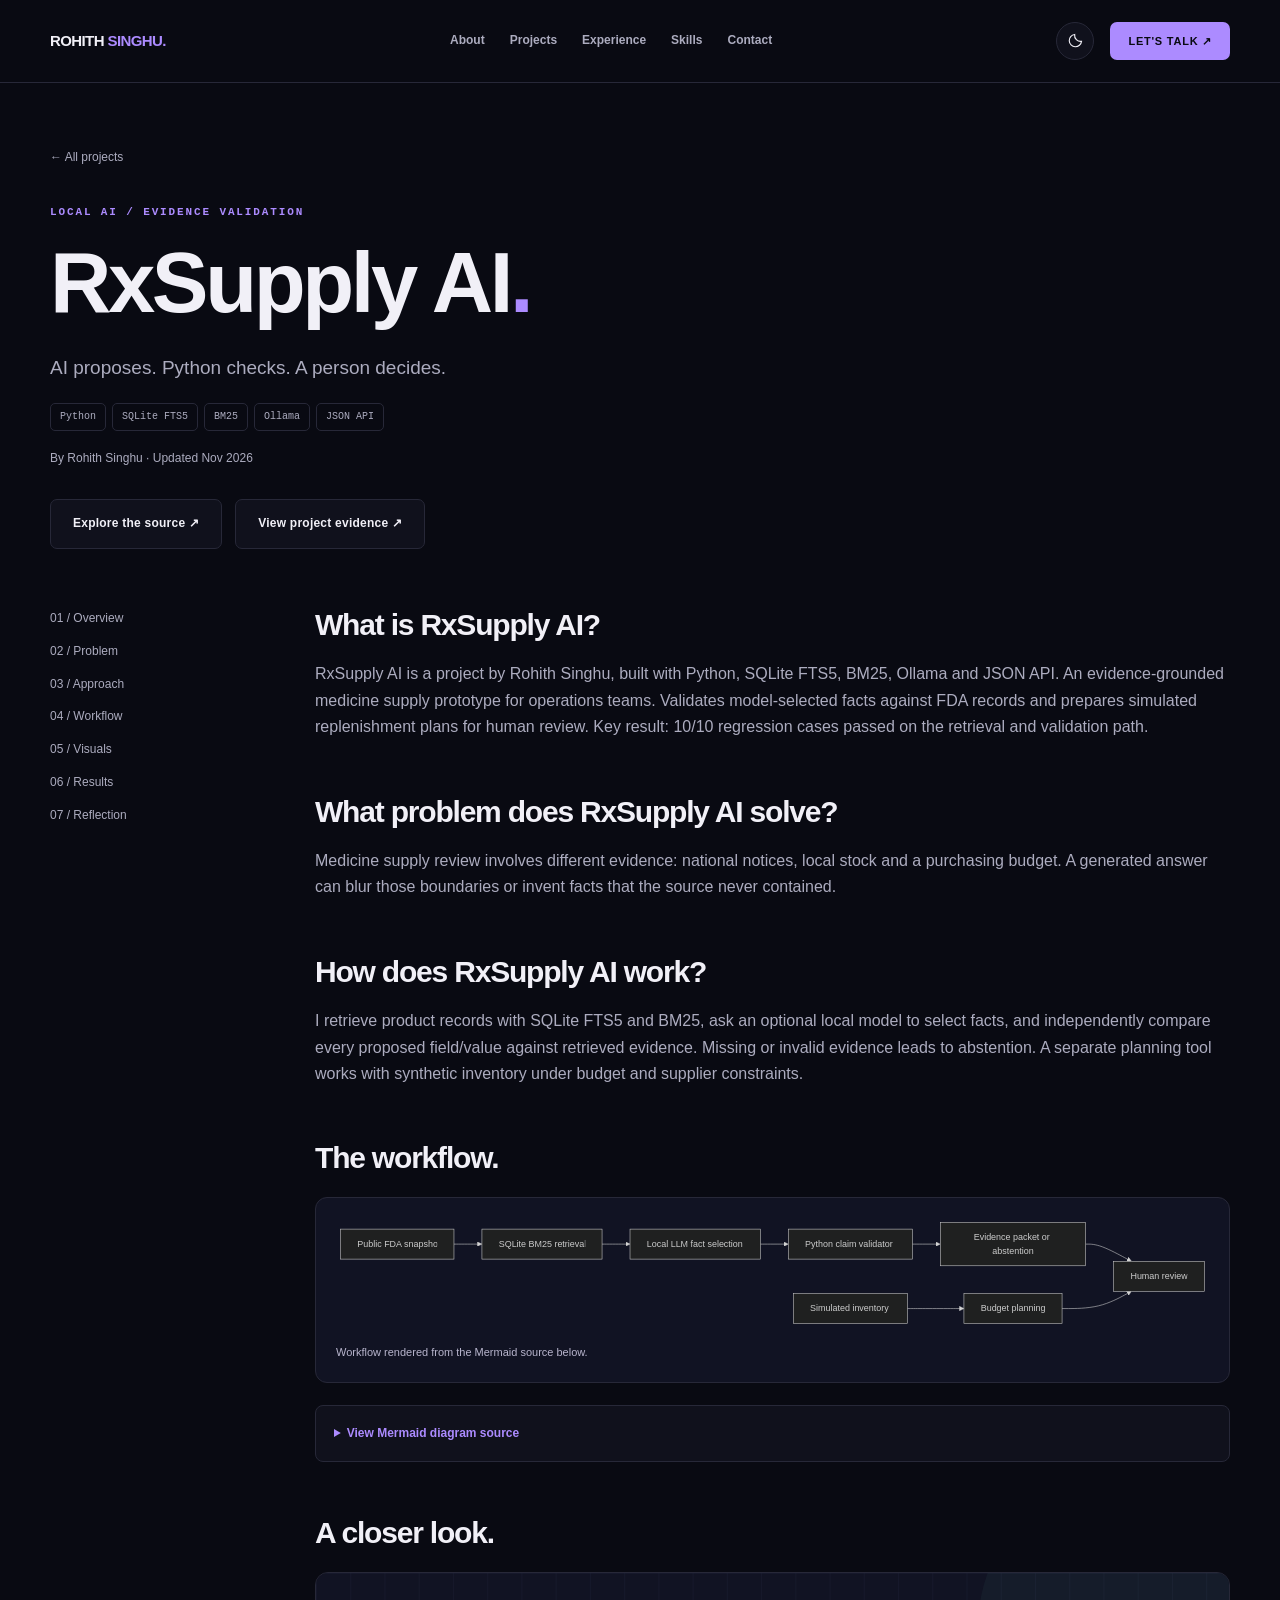
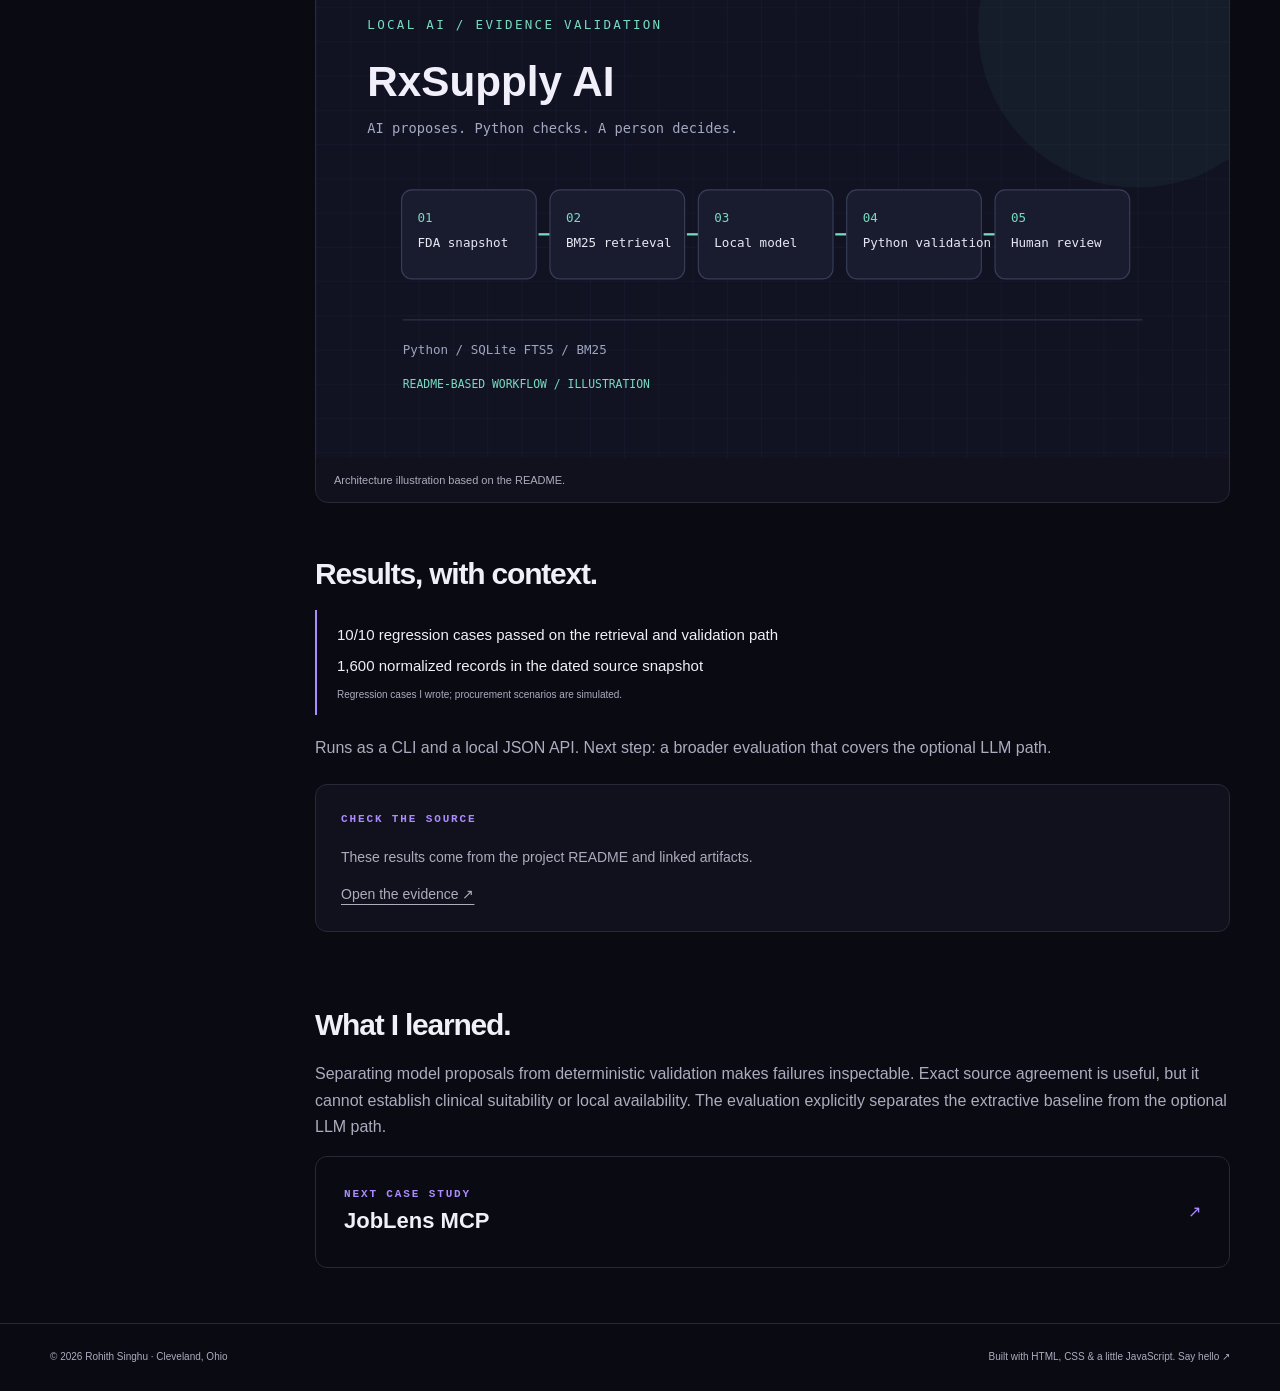
<file: projects/rxsupply-ai.html>
<!doctype html>
<html lang="en" data-theme="dark"><head><meta charset="utf-8"><meta name="viewport" content="width=device-width,initial-scale=1">
<title>RxSupply AI | Rohith Singhu</title><meta name="description" content="An evidence-grounded medicine supply prototype for operations teams. Validates model-selected facts against FDA records and prepares simulated replenishment plans for human review."><meta name="theme-color" content="#090a12"><meta name="referrer" content="strict-origin-when-cross-origin">
<link rel="canonical" href="https://rohith-jpg.github.io/projects/rxsupply-ai.html"><meta property="og:type" content="article"><meta property="og:title" content="RxSupply AI | Rohith Singhu">
<meta property="og:description" content="An evidence-grounded medicine supply prototype for operations teams. Validates model-selected facts against FDA records and prepares simulated replenishment plans for human review."><meta property="og:url" content="https://rohith-jpg.github.io/projects/rxsupply-ai.html">
<meta property="og:image" content="https://rohith-jpg.github.io/assets/og-image.png"><meta property="og:image:width" content="1200"><meta property="og:image:height" content="630"><meta property="og:image:alt" content="Rohith Singhu — AI and Software Engineer">
<meta name="twitter:card" content="summary_large_image"><meta name="twitter:title" content="RxSupply AI | Rohith Singhu"><meta name="twitter:description" content="An evidence-grounded medicine supply prototype for operations teams. Validates model-selected facts against FDA records and prepares simulated replenishment plans for human review."><meta name="twitter:image" content="https://rohith-jpg.github.io/assets/og-image.png">
<link rel="icon" href="../assets/favicon.svg" type="image/svg+xml"><link rel="stylesheet" href="../assets/style.css">
<script>try{const t=localStorage.getItem('theme');if(t==='light'||t==='dark')document.documentElement.dataset.theme=t;}catch(e){}</script>
<script type="application/ld+json">{"@context": "https://schema.org", "@graph": [{"@type": "TechArticle", "@id": "https://rohith-jpg.github.io/projects/rxsupply-ai.html#article", "headline": "RxSupply AI: AI proposes. Python checks. A person decides.", "description": "An evidence-grounded medicine supply prototype for operations teams. Validates model-selected facts against FDA records and prepares simulated replenishment plans for human review.", "url": "https://rohith-jpg.github.io/projects/rxsupply-ai.html", "dateModified": "2026-11-06", "author": {"@id": "https://rohith-jpg.github.io/#person"}, "isPartOf": {"@id": "https://rohith-jpg.github.io/#website"}, "about": {"@id": "https://rohith-jpg.github.io/projects/rxsupply-ai.html#code"}}, {"@type": "SoftwareSourceCode", "@id": "https://rohith-jpg.github.io/projects/rxsupply-ai.html#code", "name": "RxSupply AI", "description": "An evidence-grounded medicine supply prototype for operations teams. Validates model-selected facts against FDA records and prepares simulated replenishment plans for human review.", "programmingLanguage": "Python", "keywords": "Python, SQLite FTS5, BM25, Ollama, JSON API", "author": {"@id": "https://rohith-jpg.github.io/#person"}, "codeRepository": "https://github.com/rohith-jpg/rxsupply-ai"}, {"@type": "BreadcrumbList", "itemListElement": [{"@type": "ListItem", "position": 1, "name": "Home", "item": "https://rohith-jpg.github.io/"}, {"@type": "ListItem", "position": 2, "name": "RxSupply AI", "item": "https://rohith-jpg.github.io/projects/rxsupply-ai.html"}]}, {"@type": "Person", "@id": "https://rohith-jpg.github.io/#person", "name": "Rohith Singhu", "url": "https://rohith-jpg.github.io/"}]}</script><script src="../assets/site.js" defer></script>
</head><body><a class="skip" href="#main">Skip to content</a>
<header class="site-header"><div class="container header-inner"><a class="wordmark" href="../" aria-label="Rohith Singhu home">ROHITH<span> SINGHU</span><span aria-hidden="true">.</span></a>
<nav class="nav" id="main-nav" aria-label="Main navigation"><a href="../#about">About</a><a href="../#projects">Projects</a><a href="../#experience">Experience</a><a href="../#skills">Skills</a><a href="../#contact">Contact</a></nav><div class="header-actions"><button class="theme-toggle" type="button" aria-label="Switch to light mode" aria-pressed="false"><svg aria-hidden="true" viewBox="0 0 24 24" fill="none" stroke="currentColor" stroke-width="1.6"><path d="M20.5 13.2A8.6 8.6 0 0 1 10.8 3.5 8.7 8.7 0 1 0 20.5 13.2Z"/></svg></button><button class="menu-toggle" type="button" aria-expanded="false" aria-controls="main-nav">Menu</button><a class="mini-cta" href="../#contact">LET'S TALK ↗</a></div></div></header>
<main id="main"><div class="container"><section class="case-hero"><a class="back" href="../#projects">← All projects</a><div class="eyebrow">LOCAL AI / EVIDENCE VALIDATION</div><h1>RxSupply AI<span class="accent">.</span></h1><p class="lead">AI proposes. Python checks. A person decides.</p><div class="tags"><span class="tag">Python</span><span class="tag">SQLite FTS5</span><span class="tag">BM25</span><span class="tag">Ollama</span><span class="tag">JSON API</span></div><p class="small">By Rohith Singhu · Updated <time datetime="2026-11-06">Nov 2026</time></p><div class="actions"><a href="https://github.com/rohith-jpg/rxsupply-ai" target="_blank" rel="noopener noreferrer" class="button">Explore the source ↗<span class="visually-hidden"> (opens in new tab)</span></a><a href="https://github.com/rohith-jpg/rxsupply-ai/blob/main/docs/evaluation.json" target="_blank" rel="noopener noreferrer" class="button">View project evidence ↗<span class="visually-hidden"> (opens in new tab)</span></a></div></section><div class="case-layout"><nav class="case-aside" aria-label="Case study sections"><a href="#overview">01 / Overview</a><a href="#problem">02 / Problem</a><a href="#approach">03 / Approach</a><a href="#workflow">04 / Workflow</a><a href="#screenshots">05 / Visuals</a><a href="#results">06 / Results</a><a href="#learning">07 / Reflection</a></nav><div class="case-content"><section id="overview"><h2>What is RxSupply AI?</h2><p>RxSupply AI is a project by Rohith Singhu, built with Python, SQLite FTS5, BM25, Ollama and JSON API. An evidence-grounded medicine supply prototype for operations teams. Validates model-selected facts against FDA records and prepares simulated replenishment plans for human review. Key result: 10/10 regression cases passed on the retrieval and validation path.</p></section><section id="problem"><h2>What problem does RxSupply AI solve?</h2><p>Medicine supply review involves different evidence: national notices, local stock and a purchasing budget. A generated answer can blur those boundaries or invent facts that the source never contained.</p></section><section id="approach"><h2>How does RxSupply AI work?</h2><p>I retrieve product records with SQLite FTS5 and BM25, ask an optional local model to select facts, and independently compare every proposed field/value against retrieved evidence. Missing or invalid evidence leads to abstention. A separate planning tool works with synthetic inventory under budget and supplier constraints.</p></section><section id="workflow"><h2>The workflow.</h2><figure class="mermaid-figure"><img src="../assets/rxsupply-ai-flow.svg" alt="FDA snapshot to BM25 retrieval to Local model to Python validation to Human review" width="1561" height="198" loading="lazy"><figcaption>Workflow rendered from the Mermaid source below.</figcaption></figure><details><summary>View Mermaid diagram source</summary><pre><code>flowchart LR
  A[Public FDA snapshot] --&gt; B[SQLite BM25 retrieval]
  B --&gt; C[Local LLM fact selection]
  C --&gt; D[Python claim validator]
  D --&gt; E[Evidence packet or abstention]
  F[Simulated inventory] --&gt; G[Budget planning]
  E --&gt; H[Human review]
  G --&gt; H</code></pre><p class="small">The diagram above is a simplified visual summary. This Mermaid source captures the branching workflow.</p></details></section><section id="screenshots"><h2>A closer look.</h2><figure class="case-capture"><img src="../assets/rxsupply-ai.svg" alt="RxSupply AI workflow illustration" width="800" height="425" loading="lazy"><figcaption>Architecture illustration based on the README.</figcaption></figure></section><section id="results"><h2>Results, with context.</h2><div class="result-box"><p>10/10 regression cases passed on the retrieval and validation path</p><p>1,600 normalized records in the dated source snapshot</p><p class="result-note">Regression cases I wrote; procurement scenarios are simulated.</p></div><p>Runs as a CLI and a local JSON API. Next step: a broader evaluation that covers the optional LLM path.</p><div class="evidence-panel"><div class="eyebrow">Check the source</div><p>These results come from the project README and linked artifacts.</p><p style="margin-top:14px"><a href="https://github.com/rohith-jpg/rxsupply-ai/blob/main/docs/evaluation.json" target="_blank" rel="noopener noreferrer" >Open the evidence ↗<span class="visually-hidden"> (opens in new tab)</span></a></p></div></section><section id="learning"><h2>What I learned.</h2><p>Separating model proposals from deterministic validation makes failures inspectable. Exact source agreement is useful, but it cannot establish clinical suitability or local availability. The evaluation explicitly separates the extractive baseline from the optional LLM path.</p><a class="next-project" href="joblens-mcp.html"><div><div class="eyebrow">Next case study</div><strong>JobLens MCP</strong></div><span aria-hidden="true">↗</span></a></section></div></div></div></main><footer class="site-footer"><div class="container footer-inner"><span>© 2026 Rohith Singhu · Cleveland, Ohio</span><span>Built with HTML, CSS & a little JavaScript. <a href="../#contact">Say hello ↗</a></span></div></footer></body></html>
</file>
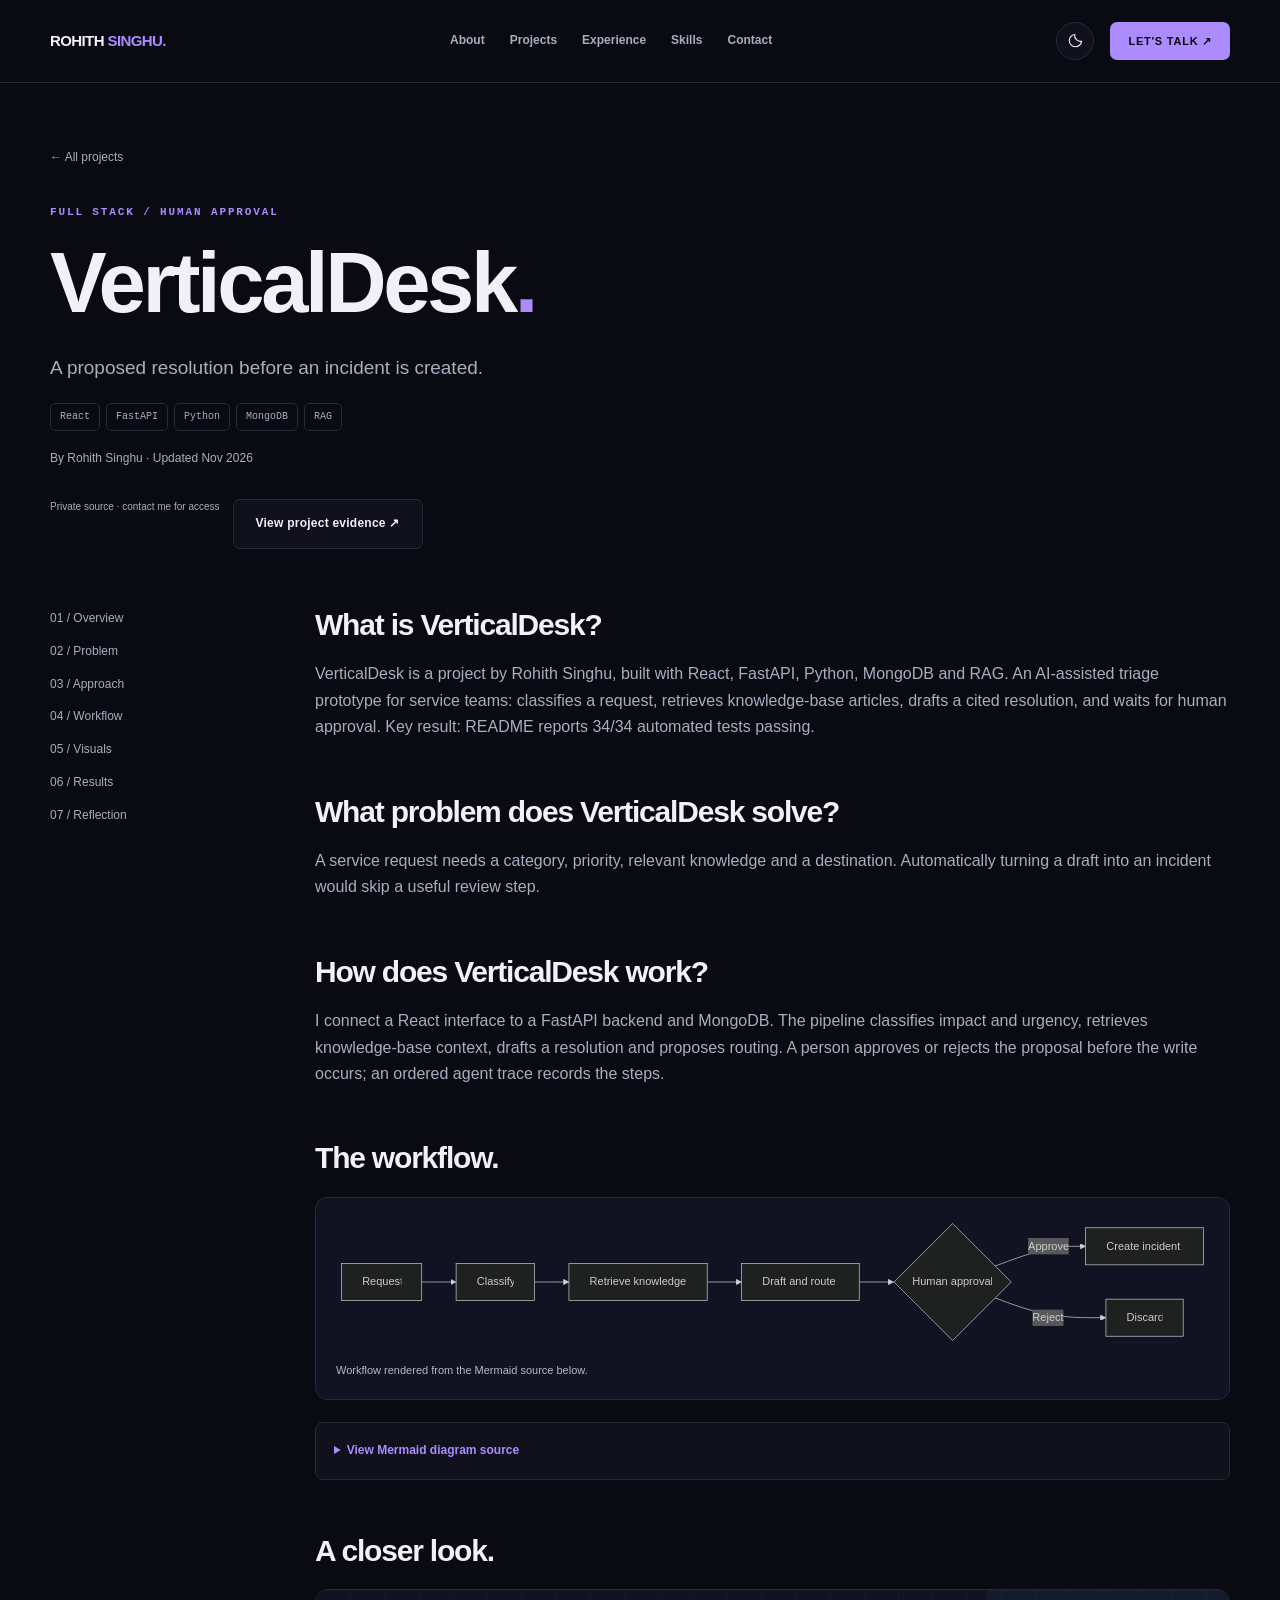
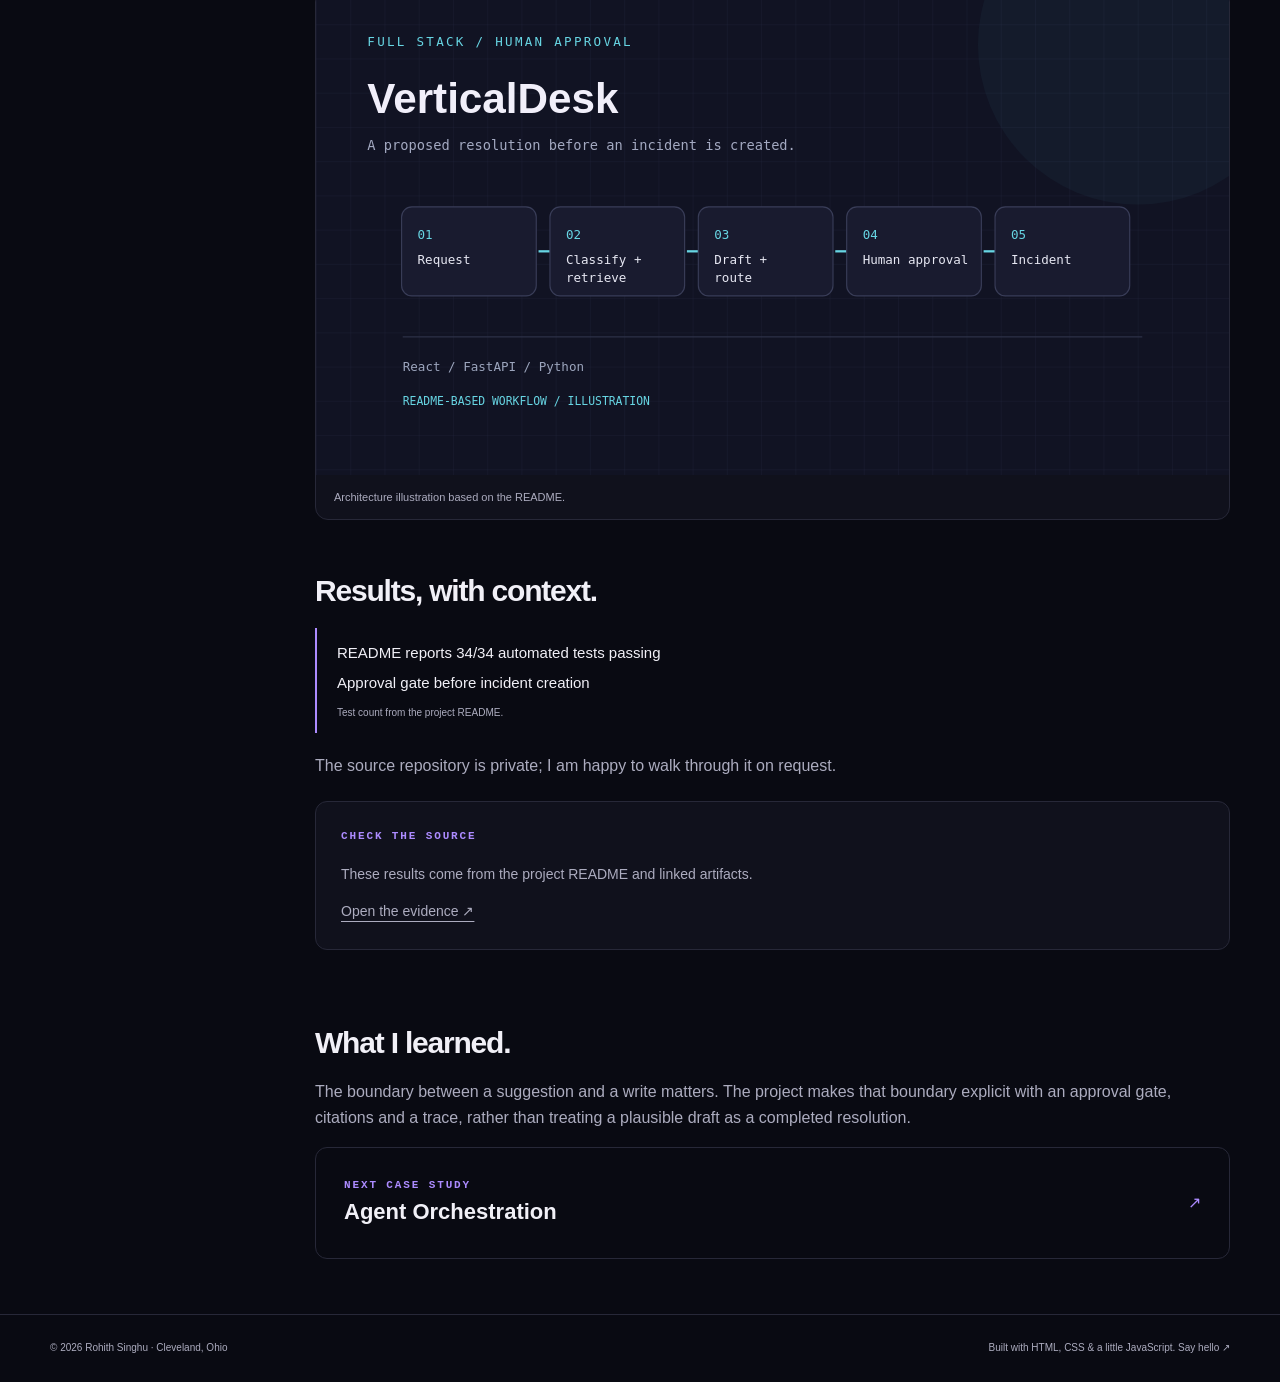
<file: projects/verticaldesk.html>
<!doctype html>
<html lang="en" data-theme="dark"><head><meta charset="utf-8"><meta name="viewport" content="width=device-width,initial-scale=1">
<title>VerticalDesk | Rohith Singhu</title><meta name="description" content="An AI-assisted triage prototype for service teams: classifies a request, retrieves knowledge-base articles, drafts a cited resolution, and waits for human approval."><meta name="theme-color" content="#090a12"><meta name="referrer" content="strict-origin-when-cross-origin">
<link rel="canonical" href="https://rohith-jpg.github.io/projects/verticaldesk.html"><meta property="og:type" content="article"><meta property="og:title" content="VerticalDesk | Rohith Singhu">
<meta property="og:description" content="An AI-assisted triage prototype for service teams: classifies a request, retrieves knowledge-base articles, drafts a cited resolution, and waits for human approval."><meta property="og:url" content="https://rohith-jpg.github.io/projects/verticaldesk.html">
<meta property="og:image" content="https://rohith-jpg.github.io/assets/og-image.png"><meta property="og:image:width" content="1200"><meta property="og:image:height" content="630"><meta property="og:image:alt" content="Rohith Singhu — AI and Software Engineer">
<meta name="twitter:card" content="summary_large_image"><meta name="twitter:title" content="VerticalDesk | Rohith Singhu"><meta name="twitter:description" content="An AI-assisted triage prototype for service teams: classifies a request, retrieves knowledge-base articles, drafts a cited resolution, and waits for human approval."><meta name="twitter:image" content="https://rohith-jpg.github.io/assets/og-image.png">
<link rel="icon" href="../assets/favicon.svg" type="image/svg+xml"><link rel="stylesheet" href="../assets/style.css">
<script>try{const t=localStorage.getItem('theme');if(t==='light'||t==='dark')document.documentElement.dataset.theme=t;}catch(e){}</script>
<script type="application/ld+json">{"@context": "https://schema.org", "@graph": [{"@type": "TechArticle", "@id": "https://rohith-jpg.github.io/projects/verticaldesk.html#article", "headline": "VerticalDesk: A proposed resolution before an incident is created.", "description": "An AI-assisted triage prototype for service teams: classifies a request, retrieves knowledge-base articles, drafts a cited resolution, and waits for human approval.", "url": "https://rohith-jpg.github.io/projects/verticaldesk.html", "dateModified": "2026-11-06", "author": {"@id": "https://rohith-jpg.github.io/#person"}, "isPartOf": {"@id": "https://rohith-jpg.github.io/#website"}, "about": {"@id": "https://rohith-jpg.github.io/projects/verticaldesk.html#code"}}, {"@type": "SoftwareSourceCode", "@id": "https://rohith-jpg.github.io/projects/verticaldesk.html#code", "name": "VerticalDesk", "description": "An AI-assisted triage prototype for service teams: classifies a request, retrieves knowledge-base articles, drafts a cited resolution, and waits for human approval.", "programmingLanguage": "Python", "keywords": "React, FastAPI, Python, MongoDB, RAG", "author": {"@id": "https://rohith-jpg.github.io/#person"}}, {"@type": "BreadcrumbList", "itemListElement": [{"@type": "ListItem", "position": 1, "name": "Home", "item": "https://rohith-jpg.github.io/"}, {"@type": "ListItem", "position": 2, "name": "VerticalDesk", "item": "https://rohith-jpg.github.io/projects/verticaldesk.html"}]}, {"@type": "Person", "@id": "https://rohith-jpg.github.io/#person", "name": "Rohith Singhu", "url": "https://rohith-jpg.github.io/"}]}</script><script src="../assets/site.js" defer></script>
</head><body><a class="skip" href="#main">Skip to content</a>
<header class="site-header"><div class="container header-inner"><a class="wordmark" href="../" aria-label="Rohith Singhu home">ROHITH<span> SINGHU</span><span aria-hidden="true">.</span></a>
<nav class="nav" id="main-nav" aria-label="Main navigation"><a href="../#about">About</a><a href="../#projects">Projects</a><a href="../#experience">Experience</a><a href="../#skills">Skills</a><a href="../#contact">Contact</a></nav><div class="header-actions"><button class="theme-toggle" type="button" aria-label="Switch to light mode" aria-pressed="false"><svg aria-hidden="true" viewBox="0 0 24 24" fill="none" stroke="currentColor" stroke-width="1.6"><path d="M20.5 13.2A8.6 8.6 0 0 1 10.8 3.5 8.7 8.7 0 1 0 20.5 13.2Z"/></svg></button><button class="menu-toggle" type="button" aria-expanded="false" aria-controls="main-nav">Menu</button><a class="mini-cta" href="../#contact">LET'S TALK ↗</a></div></div></header>
<main id="main"><div class="container"><section class="case-hero"><a class="back" href="../#projects">← All projects</a><div class="eyebrow">FULL STACK / HUMAN APPROVAL</div><h1>VerticalDesk<span class="accent">.</span></h1><p class="lead">A proposed resolution before an incident is created.</p><div class="tags"><span class="tag">React</span><span class="tag">FastAPI</span><span class="tag">Python</span><span class="tag">MongoDB</span><span class="tag">RAG</span></div><p class="small">By Rohith Singhu · Updated <time datetime="2026-11-06">Nov 2026</time></p><div class="actions"><span class="pending">Private source · contact me for access</span><a href="mailto:rohithsinghu7@gmail.com?subject=VerticalDesk%20project%20walkthrough" target="_blank" rel="noopener noreferrer" class="button">View project evidence ↗<span class="visually-hidden"> (opens in new tab)</span></a></div></section><div class="case-layout"><nav class="case-aside" aria-label="Case study sections"><a href="#overview">01 / Overview</a><a href="#problem">02 / Problem</a><a href="#approach">03 / Approach</a><a href="#workflow">04 / Workflow</a><a href="#screenshots">05 / Visuals</a><a href="#results">06 / Results</a><a href="#learning">07 / Reflection</a></nav><div class="case-content"><section id="overview"><h2>What is VerticalDesk?</h2><p>VerticalDesk is a project by Rohith Singhu, built with React, FastAPI, Python, MongoDB and RAG. An AI-assisted triage prototype for service teams: classifies a request, retrieves knowledge-base articles, drafts a cited resolution, and waits for human approval. Key result: README reports 34/34 automated tests passing.</p></section><section id="problem"><h2>What problem does VerticalDesk solve?</h2><p>A service request needs a category, priority, relevant knowledge and a destination. Automatically turning a draft into an incident would skip a useful review step.</p></section><section id="approach"><h2>How does VerticalDesk work?</h2><p>I connect a React interface to a FastAPI backend and MongoDB. The pipeline classifies impact and urgency, retrieves knowledge-base context, drafts a resolution and proposes routing. A person approves or rejects the proposal before the write occurs; an ordered agent trace records the steps.</p></section><section id="workflow"><h2>The workflow.</h2><figure class="mermaid-figure"><img src="../assets/verticaldesk-flow.svg" alt="Request to Classify + retrieve to Draft + route to Human approval to Incident" width="1269" height="186" loading="lazy"><figcaption>Workflow rendered from the Mermaid source below.</figcaption></figure><details><summary>View Mermaid diagram source</summary><pre><code>flowchart LR
  A[Request] --&gt; B[Classify]
  B --&gt; C[Retrieve knowledge]
  C --&gt; D[Draft and route]
  D --&gt; E{Human approval}
  E --&gt;|Approve| F[Create incident]
  E --&gt;|Reject| G[Discard]</code></pre><p class="small">The diagram above is a simplified visual summary. This Mermaid source captures the branching workflow.</p></details></section><section id="screenshots"><h2>A closer look.</h2><figure class="case-capture"><img src="../assets/verticaldesk.svg" alt="VerticalDesk workflow illustration" width="800" height="425" loading="lazy"><figcaption>Architecture illustration based on the README.</figcaption></figure></section><section id="results"><h2>Results, with context.</h2><div class="result-box"><p>README reports 34/34 automated tests passing</p><p>Approval gate before incident creation</p><p class="result-note">Test count from the project README.</p></div><p>The source repository is private; I am happy to walk through it on request.</p><div class="evidence-panel"><div class="eyebrow">Check the source</div><p>These results come from the project README and linked artifacts.</p><p style="margin-top:14px"><a href="mailto:rohithsinghu7@gmail.com?subject=VerticalDesk%20project%20walkthrough" target="_blank" rel="noopener noreferrer" >Open the evidence ↗<span class="visually-hidden"> (opens in new tab)</span></a></p></div></section><section id="learning"><h2>What I learned.</h2><p>The boundary between a suggestion and a write matters. The project makes that boundary explicit with an approval gate, citations and a trace, rather than treating a plausible draft as a completed resolution.</p><a class="next-project" href="agent-orchestration.html"><div><div class="eyebrow">Next case study</div><strong>Agent Orchestration</strong></div><span aria-hidden="true">↗</span></a></section></div></div></div></main><footer class="site-footer"><div class="container footer-inner"><span>© 2026 Rohith Singhu · Cleveland, Ohio</span><span>Built with HTML, CSS & a little JavaScript. <a href="../#contact">Say hello ↗</a></span></div></footer></body></html>
</file>
<file: assets/style.css>
@layer reset,base,components,responsive;
@layer reset{*,*::before,*::after{box-sizing:border-box}body,h1,h2,h3,p,figure{margin:0}img,svg{display:block;max-width:100%}button,a{-webkit-tap-highlight-color:transparent}button,input{font:inherit}button{cursor:pointer}a{color:inherit}html{scroll-behavior:smooth;scroll-padding-top:100px}}
@layer base{
:root{color-scheme:dark;--bg:#090a12;--panel:#10111c;--panel2:#171826;--ink:#f1f0f7;--muted:#acacbf;--line:#272838;--accent:#ac8bff;--glow:#7950e8;--green:#70dbba;--code:#d3c4ff;--shadow:0 24px 70px #0003}
:root[data-theme=light]{color-scheme:light;--bg:#f7f7fb;--panel:#fff;--panel2:#eeeeF6;--ink:#191626;--muted:#565469;--line:#d9d7e6;--accent:#6840bd;--glow:#9b7cdd;--green:#14745a;--code:#563798;--shadow:0 24px 70px #26213a0d}
body{background:var(--bg);color:var(--ink);font-family:'Segoe UI',Arial,sans-serif;font-size:16px;line-height:1.65}::selection{background:#8053df;color:white}a{text-underline-offset:5px}a:hover{color:var(--accent)}:focus-visible{outline:3px solid var(--accent);outline-offset:5px}button{color:inherit}h1,h2,h3{line-height:1.08;letter-spacing:-.04em}h1{font-size:clamp(62px,8.6vw,124px);font-weight:850}h2{font-size:clamp(32px,4.4vw,54px);font-weight:750}h3{font-size:26px;font-weight:700}p{color:var(--muted)}main{overflow:clip}section{scroll-margin-top:95px}button:disabled{cursor:default}small,.small{font-size:12px}code,pre,.eyebrow,.index,.tag,.project-type,.kicker{font-family:Consolas,'Courier New',monospace}pre{white-space:pre-wrap;overflow-wrap:anywhere;font-size:13px;line-height:1.7}code{font-size:.88em}.container{width:min(1180px,calc(100% - 64px));margin-inline:auto}.skip{position:fixed;top:-80px;left:20px;background:var(--ink);color:var(--bg);padding:12px;z-index:100}.skip:focus{top:10px}.muted{color:var(--muted)}.accent{color:var(--accent)}.eyebrow{color:var(--accent);font-size:11px;letter-spacing:.17em;text-transform:uppercase;font-weight:700}.section{padding:96px 0;border-top:1px solid var(--line)}.section-heading{display:flex;justify-content:space-between;align-items:end;gap:32px;margin-bottom:38px}.section-heading p{max-width:420px;font-size:15px}.section-heading h2{margin-top:12px}.section-number{font-family:Consolas,monospace;color:var(--muted);font-size:12px}.lead{font-size:19px;line-height:1.8}.visually-hidden{position:absolute;width:1px;height:1px;padding:0;margin:-1px;overflow:hidden;clip:rect(0,0,0,0);white-space:nowrap;border:0}}
@layer components{
.site-header{position:sticky;top:0;z-index:20;background:var(--bg);border-bottom:1px solid var(--line)}.header-inner{height:82px;display:flex;align-items:center;justify-content:space-between;gap:24px}.wordmark{text-decoration:none;font-size:15px;font-weight:800;letter-spacing:-.04em;white-space:nowrap}.wordmark span{color:var(--accent)}.nav{display:flex;gap:25px;align-items:center}.nav a{font-size:12px;color:var(--muted);text-decoration:none;font-weight:650}.nav a:hover{color:var(--ink)}.header-actions{display:flex;align-items:center;gap:16px}.theme-toggle,.menu-toggle{border:1px solid var(--line);border-radius:50%;background:var(--panel);height:38px;width:38px;display:grid;place-items:center}.theme-toggle svg{width:17px;height:17px}.menu-toggle{display:none;border-radius:10px;width:auto;padding:0 12px}.mini-cta{font-size:11px;font-weight:800;letter-spacing:.07em;text-decoration:none;background:var(--accent);color:var(--bg);padding:10px 18px;border-radius:7px}.mini-cta:hover{color:var(--bg);filter:brightness(1.1)}
.hero{padding:78px 0 0}.availability{display:inline-flex;align-items:center;gap:9px;font:10px Consolas,monospace;font-weight:700;letter-spacing:.13em;color:var(--green);padding:8px 12px;border:1px solid var(--line);border-radius:30px;background:var(--panel)}.availability::before{content:'';width:6px;height:6px;border-radius:50%;background:var(--green)}.hero-grid{display:grid;grid-template-columns:1.17fr .83fr;gap:54px;align-items:center;margin:28px 0 52px}.hero h1 span{display:block;color:var(--accent)}.hero-title{font-size:13px;letter-spacing:.21em;text-transform:uppercase;font-weight:750;color:var(--ink);margin:24px 0 18px}.hero-copy{font-size:18px;line-height:1.8;max-width:560px}.actions{display:flex;gap:13px;flex-wrap:wrap;margin-top:30px}.button{display:inline-flex;align-items:center;justify-content:center;gap:18px;font-size:12px;font-weight:750;letter-spacing:.02em;padding:14px 22px;border-radius:7px;text-decoration:none;border:1px solid var(--line);background:var(--panel);color:var(--ink);min-height:48px}.button.primary{background:var(--ink);color:var(--bg);border-color:var(--ink)}.button:hover{transform:translateY(-2px);border-color:var(--accent)}.button[aria-disabled=true]{color:var(--muted);background:transparent}.socials{display:flex;gap:22px;margin-top:23px;font-size:12px}.socials a{text-decoration:none;color:var(--muted)}.socials a:hover{color:var(--accent)}.hero-art{position:relative;padding:20px 0}.system-map{border:1px solid var(--line);border-radius:20px;background:radial-gradient(ellipse at 50% 36%,#7343d927,transparent 70%),var(--panel);padding:25px;box-shadow:var(--shadow)}.system-map .map-top{display:flex;justify-content:space-between;align-items:center;font:10px Consolas,monospace;color:var(--muted);letter-spacing:.06em}.map-top span:last-child{color:var(--green)}.system-map svg{width:100%;height:auto;margin:16px 0}.map-bottom{display:flex;gap:8px;flex-wrap:wrap}.map-bottom span{font:10px Consolas,monospace;color:var(--muted);padding:6px 9px;background:var(--panel2);border-radius:4px}.art-note{font-size:10px;margin-top:11px;text-align:right;font-family:Consolas,monospace}.hero-strip{border-top:1px solid var(--line);border-bottom:1px solid var(--line);display:grid;grid-template-columns:repeat(3,1fr);margin-bottom:0}.hero-strip>div{padding:24px 26px;border-right:1px solid var(--line)}.hero-strip>div:first-child{padding-left:0}.hero-strip>div:last-child{border:0}.hero-strip b{display:block;font-size:15px;font-weight:650}.hero-strip span{color:var(--muted);font-size:11px}
.about-grid{display:grid;grid-template-columns:.65fr 1.35fr;gap:80px}.about-grid h2{margin-top:12px}.about-copy p+p{margin-top:18px}.focus-list{display:flex;flex-wrap:wrap;gap:9px;margin-top:24px}.tag{font-size:10px;border:1px solid var(--line);border-radius:5px;padding:5px 9px;color:var(--muted)}.location{margin-top:25px;font-size:12px;padding-left:16px;border-left:2px solid var(--accent)}
.filters{display:flex;gap:8px;margin-bottom:28px;flex-wrap:wrap}.filter{font-size:11px;border:1px solid var(--line);background:var(--panel);color:var(--muted);padding:9px 15px;border-radius:30px;min-height:40px}.filter[aria-pressed=true]{background:var(--accent);border-color:var(--accent);color:var(--bg);font-weight:700}.projects-grid{display:grid;grid-template-columns:repeat(2,minmax(0,1fr));gap:25px}.project{border:1px solid var(--line);border-radius:15px;background:var(--panel);overflow:hidden;display:flex;flex-direction:column;transition:border-color .18s,transform .18s}.project:hover{border-color:var(--accent);transform:translateY(-3px)}.project[hidden]{display:none}.project-media{aspect-ratio:16/8.5;background:#111323;overflow:hidden;position:relative;border-bottom:1px solid var(--line)}.project-media img{width:100%;height:100%;object-fit:cover;object-position:top}.media-label{position:absolute;bottom:10px;left:12px;background:#090a12e8;color:#d6d0e6;font:9px Consolas,monospace;padding:5px 8px;border:1px solid #393349;border-radius:4px}.project-body{padding:26px;display:flex;flex:1;flex-direction:column}.project-type{color:var(--accent);font-size:10px;letter-spacing:.1em;margin-bottom:12px}.project h3{font-size:26px;margin-bottom:13px}.project h3 a{text-decoration:none}.project-body>p{font-size:14px;line-height:1.8}.tags{display:flex;gap:6px;flex-wrap:wrap;margin:18px 0}.project .tag{font-size:9px}.result-box{border-left:2px solid var(--accent);padding:1px 0 1px 13px;margin:3px 0 20px}.result-box p{font-size:11px;color:var(--ink);line-height:1.7}.result-box p+p{margin-top:5px}.result-note{font-size:10px!important;color:var(--muted)!important;margin-top:8px!important}.project-links{border-top:1px solid var(--line);padding-top:17px;display:flex;gap:18px;align-items:center;flex-wrap:wrap;margin-top:auto;font-size:11px;font-weight:650}.project-links a{text-decoration:none}.project-links .case-link{margin-left:auto;color:var(--accent)}.pending{font-size:10px;color:var(--muted)}
.research{display:grid;grid-template-columns:.7fr 1.3fr;gap:60px;border:1px solid var(--line);border-radius:16px;padding:36px;margin-top:30px;background:linear-gradient(130deg,#7c49d713,transparent),var(--panel)}.research h3{font-size:26px;margin:13px 0 16px}.research p{font-size:14px}.research .button{margin-top:22px}.research-meta{font:11px Consolas,monospace;color:var(--muted);line-height:2;margin-top:18px}.pose-art{width:100%;max-height:220px}.skills-grid{display:grid;grid-template-columns:repeat(3,1fr);gap:18px}.skill-group{border-top:1px solid var(--line);padding:24px 0}.skill-group h3{font-size:16px;letter-spacing:-.02em;margin-bottom:14px}.skill-group p{font-size:13px;line-height:2}.timeline-grid{display:grid;grid-template-columns:1fr 1fr;gap:65px}.timeline-title{font:11px Consolas,monospace;color:var(--accent);margin-bottom:25px}.timeline{border-left:1px solid var(--line);padding-left:25px}.timeline-item{position:relative;padding:0 0 35px}.timeline-item::before{content:'';position:absolute;left:-30px;top:5px;width:9px;height:9px;border-radius:50%;background:var(--accent);box-shadow:0 0 0 5px var(--bg)}.timeline-item h3{font-size:21px;margin:8px 0 10px}.timeline-item p{font-size:13px}.date{font:10px Consolas,monospace;color:var(--muted)}.role{color:var(--accent)!important;font-size:12px!important;margin-bottom:10px}.cert-grid{display:grid;grid-template-columns:1fr 1fr;gap:20px}.cert{padding:28px;border:1px solid var(--line);background:var(--panel);border-radius:12px;display:flex;align-items:center;gap:23px}.cert-icon{width:52px;height:58px;background:var(--panel2);color:var(--accent);display:grid;place-items:center;flex:none;clip-path:polygon(0 0,100% 0,100% 70%,50% 100%,0 70%);font:700 15px Consolas,monospace}.cert h3{font-size:18px;margin:5px 0 9px}.cert p{font-size:11px}.cert .pending{display:block;margin-top:10px}.contact{padding:100px 0 75px;background:radial-gradient(ellipse at 20% 100%,#7544dc15,transparent 65%);border-top:1px solid var(--line)}.contact h2{font-size:clamp(44px,7vw,86px);margin:15px 0 25px}.contact .lead{max-width:620px}.email{font-size:clamp(20px,3vw,33px);letter-spacing:-.025em;display:inline-block;margin:25px 0 10px;text-decoration:none;border-bottom:1px solid var(--accent)}.contact-bottom{display:flex;justify-content:space-between;align-items:center;gap:20px;margin-top:35px}.contact-bottom p{font-size:12px;max-width:410px}.contact-bottom .socials{margin:0}.site-footer{border-top:1px solid var(--line);padding:25px 0;font-size:10px;color:var(--muted)}.footer-inner{display:flex;justify-content:space-between;gap:20px}.footer-inner a{text-decoration:none}.todo{color:var(--muted);font-size:11px}.back{display:inline-flex;font-size:12px;color:var(--muted);margin-bottom:35px;text-decoration:none}.case-hero{padding:60px 0}.case-hero h1{font-size:clamp(44px,7vw,85px);margin:16px 0 22px;max-width:1000px}.case-hero .lead{max-width:760px}.case-layout{display:grid;grid-template-columns:200px 1fr;gap:65px}.case-aside{position:sticky;top:120px;align-self:start;display:grid;gap:13px;font-size:12px}.case-aside a{text-decoration:none;color:var(--muted)}.case-content section{padding:0 0 55px}.case-content h2{font-size:30px;margin-bottom:20px}.case-content p{font-size:16px}.workflow{display:flex;gap:8px;align-items:center;margin:25px 0;overflow:auto;padding:10px 0}.workflow .node{flex:1;min-width:100px;padding:19px 10px;text-align:center;font-size:11px;border:1px solid var(--line);border-radius:9px;background:var(--panel);color:var(--ink)}.workflow .arrow{color:var(--accent)}details{border:1px solid var(--line);background:var(--panel);padding:18px;border-radius:8px;font-size:12px}summary{cursor:pointer;color:var(--accent);font-weight:650}details pre{margin:20px 0 0;color:var(--code)}.case-capture{border:1px solid var(--line);border-radius:13px;overflow:hidden;background:var(--panel);margin-top:22px}.case-capture img{width:100%;height:auto}.case-capture figcaption{padding:13px 18px;color:var(--muted);font-size:11px}.evidence-panel{border:1px solid var(--line);background:var(--panel);border-radius:12px;padding:25px;margin:22px 0}.evidence-panel .eyebrow{margin-bottom:18px}.evidence-panel p{font-size:14px}.case-content ul{padding-left:20px;color:var(--muted)}.case-content li{padding-bottom:10px}.case-content .result-box{padding:12px 20px}.case-content .result-box p{font-size:15px}.pending-box{border:1px dashed var(--line);border-radius:10px;padding:20px;margin-top:20px;color:var(--muted);font-size:12px}.next-project{display:flex;justify-content:space-between;align-items:center;padding:28px;border:1px solid var(--line);border-radius:12px;margin-top:15px;text-decoration:none}.next-project strong{font-size:22px}.next-project span{color:var(--accent)}
}
@layer responsive{
@media(min-width:1500px){.hero{padding-top:100px}}
@media(max-width:1000px){.nav{gap:14px}.nav a{font-size:11px}.mini-cta{display:none}.hero-grid{gap:25px}.hero h1{font-size:85px}.system-map{padding:18px}.about-grid{gap:40px}.timeline-grid{gap:35px}.case-layout{gap:30px;grid-template-columns:160px 1fr}}
@media(max-width:760px){.container{width:calc(100% - 36px)}.header-inner{height:70px}.wordmark{font-size:14px}.menu-toggle{display:grid;font-size:11px}.nav{display:none;position:absolute;top:70px;left:0;right:0;padding:20px;background:var(--panel);border-bottom:1px solid var(--line);flex-wrap:wrap;justify-content:center;gap:22px}.nav.open{display:flex}.nav a{font-size:13px}.header-actions{gap:10px}.hero{padding-top:40px}.hero-grid{grid-template-columns:1fr;margin-top:25px;gap:25px}.hero h1{font-size:clamp(72px,17vw,112px)}.hero-title{font-size:11px;letter-spacing:.16em}.hero-copy{font-size:16px}.hero-art{max-width:470px;justify-self:center;width:100%}.hero-strip>div{padding:17px 12px}.hero-strip b{font-size:12px}.hero-strip span{font-size:10px}.section{padding:65px 0}.section-heading{display:block}.section-heading p{margin-top:20px}.about-grid{grid-template-columns:1fr;gap:25px}.lead{font-size:17px}.projects-grid{grid-template-columns:1fr}.project-media{aspect-ratio:16/8}.project-body{padding:23px}.research{grid-template-columns:1fr;padding:25px;gap:20px}.research-art{max-height:190px}.skills-grid{grid-template-columns:1fr 1fr;gap:20px}.timeline-grid{grid-template-columns:1fr;gap:25px}.cert-grid{grid-template-columns:1fr}.contact{padding:65px 0}.contact-bottom{display:block}.contact-bottom .socials{margin-top:25px}.footer-inner{display:block}.footer-inner>span{display:block;margin-bottom:8px}.case-layout{grid-template-columns:1fr}.case-aside{position:static;display:flex;flex-wrap:wrap;gap:18px;border-bottom:1px solid var(--line);padding-bottom:20px}.case-hero{padding-top:35px}.workflow{flex-wrap:wrap}.workflow .node{flex:1 1 110px}.next-project strong{font-size:18px}}
@media(prefers-reduced-motion:reduce){html{scroll-behavior:auto}*,*::before,*::after{transition:none!important;animation:none!important}}
}

.mermaid-figure{padding:20px;background:#111323;border:1px solid var(--line);border-radius:12px;margin:22px 0;overflow:auto}.mermaid-figure img{min-width:500px;width:100%;height:auto;max-height:430px}.mermaid-figure figcaption{font-size:11px;color:#b8b5cd;margin-top:15px}
.not-found-list{margin-top:26px;padding-left:20px;display:grid;gap:10px;color:var(--muted)}
</file>
